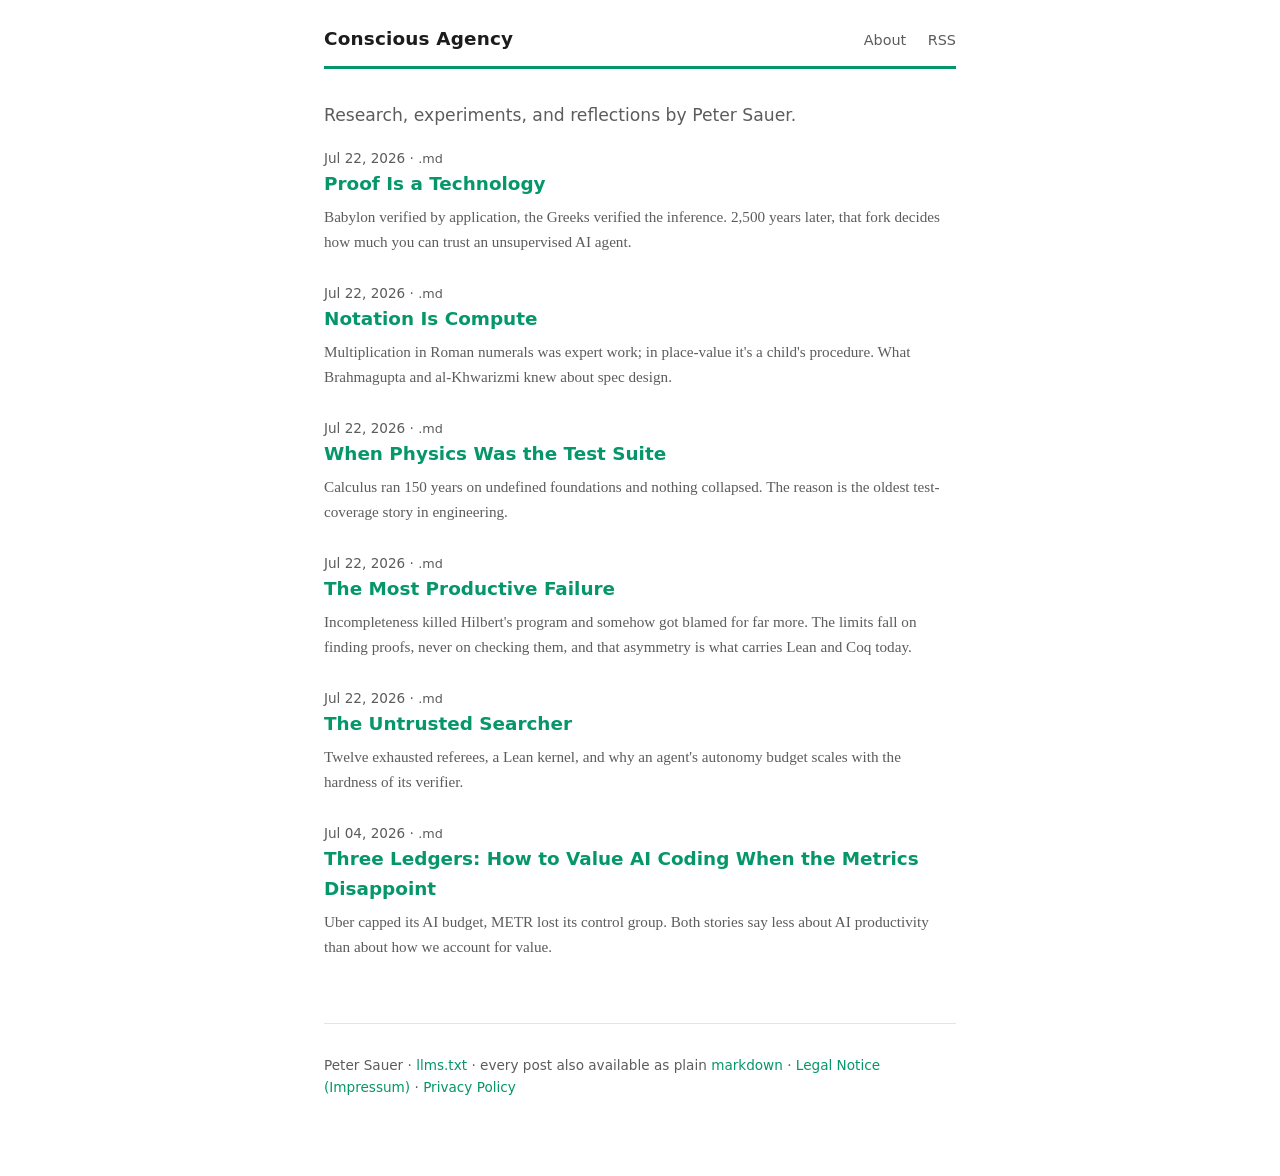
<file: docs/index.html>
<!DOCTYPE html>
<html lang="en">
<head>
<meta charset="utf-8">
<meta name="viewport" content="width=device-width, initial-scale=1">
<title>Conscious Agency</title>
<meta name="description" content="Research, experiments, and reflections by Peter Sauer.">
<link rel="stylesheet" href="/static/style.css">
<link rel="alternate" type="application/rss+xml" title="Conscious Agency" href="/feed.xml">
<link rel="icon" href="/static/favicon.svg" type="image/svg+xml">

</head>
<body>
<header class="site-header">
  <a class="site-name" href="/">Conscious Agency</a>
  <nav><a href="/about/">About</a> <a href="/feed.xml">RSS</a></nav>
</header>
<main>

<p class="tagline">Research, experiments, and reflections by Peter Sauer.</p>
<ul class="post-list">

  <li>
    <time datetime="2026-07-22">Jul 22, 2026 · <a class="md-link" href="/posts/proof-is-a-technology.md" title="raw markdown">.md</a></time>
    <a href="/posts/proof-is-a-technology/">Proof Is a Technology</a>
    <p>Babylon verified by application, the Greeks verified the inference. 2,500 years later, that fork decides how much you can trust an unsupervised AI agent.</p>
  </li>

  <li>
    <time datetime="2026-07-22">Jul 22, 2026 · <a class="md-link" href="/posts/notation-is-compute.md" title="raw markdown">.md</a></time>
    <a href="/posts/notation-is-compute/">Notation Is Compute</a>
    <p>Multiplication in Roman numerals was expert work; in place-value it&#39;s a child&#39;s procedure. What Brahmagupta and al-Khwarizmi knew about spec design.</p>
  </li>

  <li>
    <time datetime="2026-07-22">Jul 22, 2026 · <a class="md-link" href="/posts/when-physics-was-the-test-suite.md" title="raw markdown">.md</a></time>
    <a href="/posts/when-physics-was-the-test-suite/">When Physics Was the Test Suite</a>
    <p>Calculus ran 150 years on undefined foundations and nothing collapsed. The reason is the oldest test-coverage story in engineering.</p>
  </li>

  <li>
    <time datetime="2026-07-22">Jul 22, 2026 · <a class="md-link" href="/posts/the-most-productive-failure.md" title="raw markdown">.md</a></time>
    <a href="/posts/the-most-productive-failure/">The Most Productive Failure</a>
    <p>Incompleteness killed Hilbert&#39;s program and somehow got blamed for far more. The limits fall on finding proofs, never on checking them, and that asymmetry is what carries Lean and Coq today.</p>
  </li>

  <li>
    <time datetime="2026-07-22">Jul 22, 2026 · <a class="md-link" href="/posts/the-untrusted-searcher.md" title="raw markdown">.md</a></time>
    <a href="/posts/the-untrusted-searcher/">The Untrusted Searcher</a>
    <p>Twelve exhausted referees, a Lean kernel, and why an agent&#39;s autonomy budget scales with the hardness of its verifier.</p>
  </li>

  <li>
    <time datetime="2026-07-04">Jul 04, 2026 · <a class="md-link" href="/posts/three-ledgers.md" title="raw markdown">.md</a></time>
    <a href="/posts/three-ledgers/">Three Ledgers: How to Value AI Coding When the Metrics Disappoint</a>
    <p>Uber capped its AI budget, METR lost its control group. Both stories say less about AI productivity than about how we account for value.</p>
  </li>

</ul>

</main>
<footer class="site-footer">
  <p>Peter Sauer · <a href="/llms.txt">llms.txt</a> · every post also available as plain <a href="/llms-full.txt">markdown</a> · <a href="/imprint/">Legal Notice (Impressum)</a> · <a href="/privacy/">Privacy Policy</a></p>
</footer>
</body>
</html>
</file>
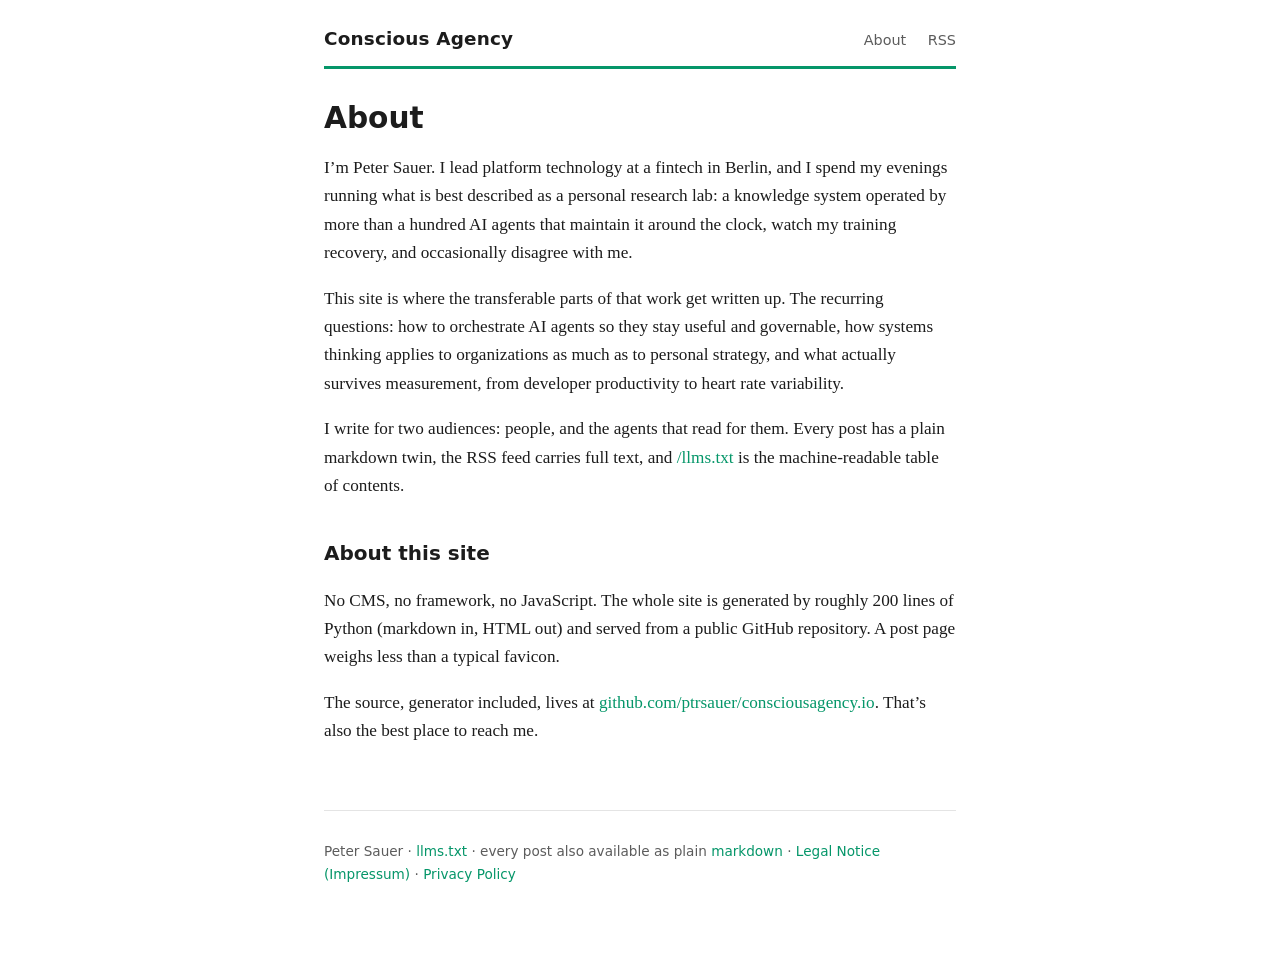
<file: docs/about/index.html>
<!DOCTYPE html>
<html lang="en">
<head>
<meta charset="utf-8">
<meta name="viewport" content="width=device-width, initial-scale=1">
<title>About · Conscious Agency</title>
<meta name="description" content="Research, experiments, and reflections by Peter Sauer.">
<link rel="stylesheet" href="/static/style.css">
<link rel="alternate" type="application/rss+xml" title="Conscious Agency" href="/feed.xml">
<link rel="icon" href="/static/favicon.svg" type="image/svg+xml">

</head>
<body>
<header class="site-header">
  <a class="site-name" href="/">Conscious Agency</a>
  <nav><a href="/about/">About</a> <a href="/feed.xml">RSS</a></nav>
</header>
<main>

<article>
  <h1>About</h1>
<p>I&rsquo;m Peter Sauer. I lead platform technology at a fintech in Berlin, and I spend my evenings running what is best described as a personal research lab: a knowledge system operated by more than a hundred AI agents that maintain it around the clock, watch my training recovery, and occasionally disagree with me.</p>
<p>This site is where the transferable parts of that work get written up. The recurring questions: how to orchestrate AI agents so they stay useful and governable, how systems thinking applies to organizations as much as to personal strategy, and what actually survives measurement, from developer productivity to heart rate variability.</p>
<p>I write for two audiences: people, and the agents that read for them. Every post has a plain markdown twin, the RSS feed carries full text, and <a href="/llms.txt">/llms.txt</a> is the machine-readable table of contents.</p>
<h2>About this site</h2>
<p>No CMS, no framework, no JavaScript. The whole site is generated by roughly 200 lines of Python (markdown in, HTML out) and served from a public GitHub repository. A post page weighs less than a typical favicon.</p>
<p>The source, generator included, lives at <a href="https://github.com/ptrsauer/consciousagency.io">github.com/ptrsauer/consciousagency.io</a>. That&rsquo;s also the best place to reach me.</p>
</article>

</main>
<footer class="site-footer">
  <p>Peter Sauer · <a href="/llms.txt">llms.txt</a> · every post also available as plain <a href="/llms-full.txt">markdown</a> · <a href="/imprint/">Legal Notice (Impressum)</a> · <a href="/privacy/">Privacy Policy</a></p>
</footer>
</body>
</html>
</file>
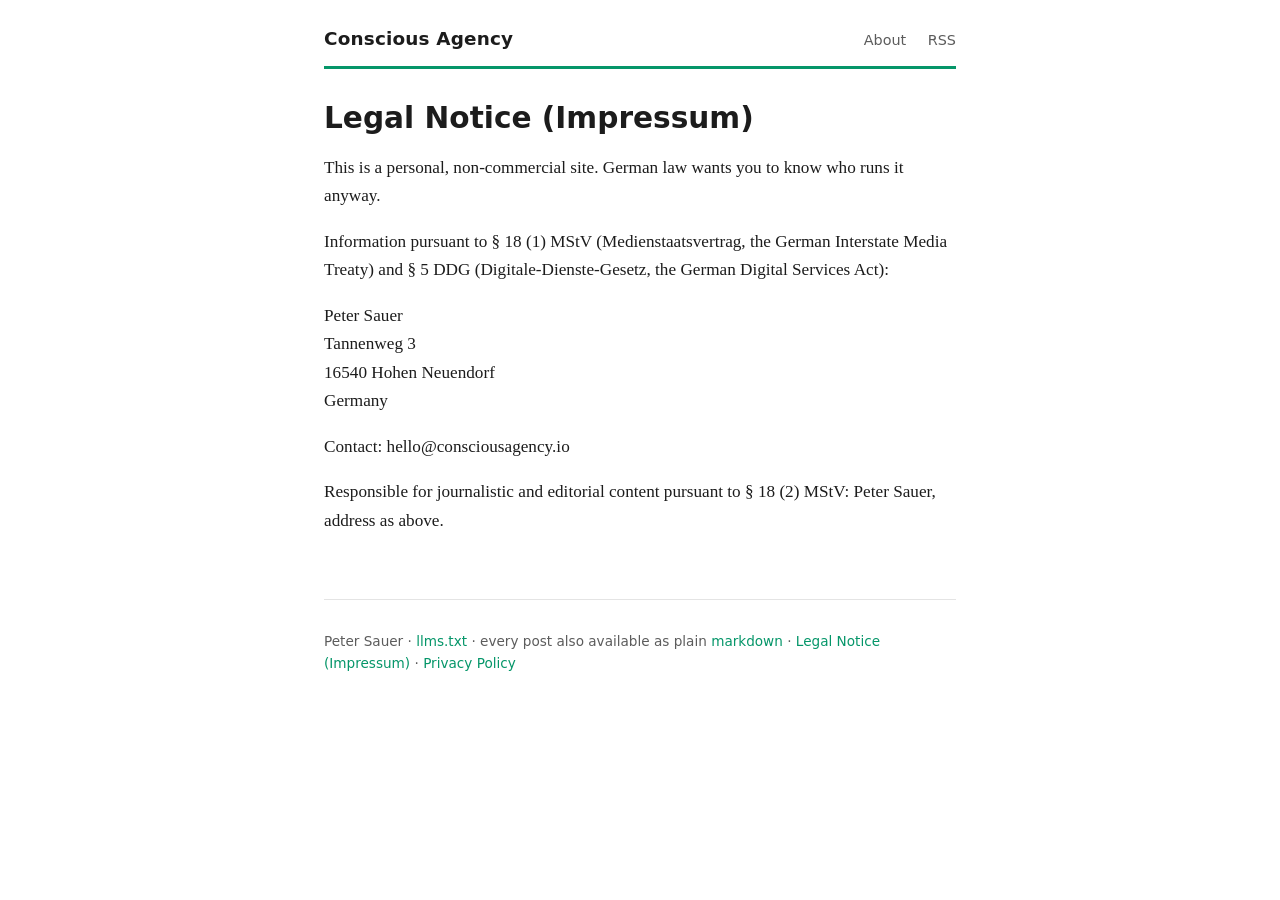
<file: docs/imprint/index.html>
<!DOCTYPE html>
<html lang="en">
<head>
<meta charset="utf-8">
<meta name="viewport" content="width=device-width, initial-scale=1">
<title>Legal Notice · Conscious Agency</title>
<meta name="description" content="Research, experiments, and reflections by Peter Sauer.">
<link rel="stylesheet" href="/static/style.css">
<link rel="alternate" type="application/rss+xml" title="Conscious Agency" href="/feed.xml">
<link rel="icon" href="/static/favicon.svg" type="image/svg+xml">

</head>
<body>
<header class="site-header">
  <a class="site-name" href="/">Conscious Agency</a>
  <nav><a href="/about/">About</a> <a href="/feed.xml">RSS</a></nav>
</header>
<main>

<article>
  <h1>Legal Notice (Impressum)</h1>
<p>This is a personal, non-commercial site. German law wants you to know who runs it anyway.</p>
<p>Information pursuant to § 18 (1) MStV (Medienstaatsvertrag, the German Interstate Media Treaty) and § 5 DDG (Digitale-Dienste-Gesetz, the German Digital Services Act):</p>
<p>Peter Sauer<br />
Tannenweg 3<br />
16540 Hohen Neuendorf<br />
Germany</p>
<p>Contact: hello@consciousagency.io</p>
<p>Responsible for journalistic and editorial content pursuant to § 18 (2) MStV: Peter Sauer, address as above.</p>
</article>

</main>
<footer class="site-footer">
  <p>Peter Sauer · <a href="/llms.txt">llms.txt</a> · every post also available as plain <a href="/llms-full.txt">markdown</a> · <a href="/imprint/">Legal Notice (Impressum)</a> · <a href="/privacy/">Privacy Policy</a></p>
</footer>
</body>
</html>
</file>
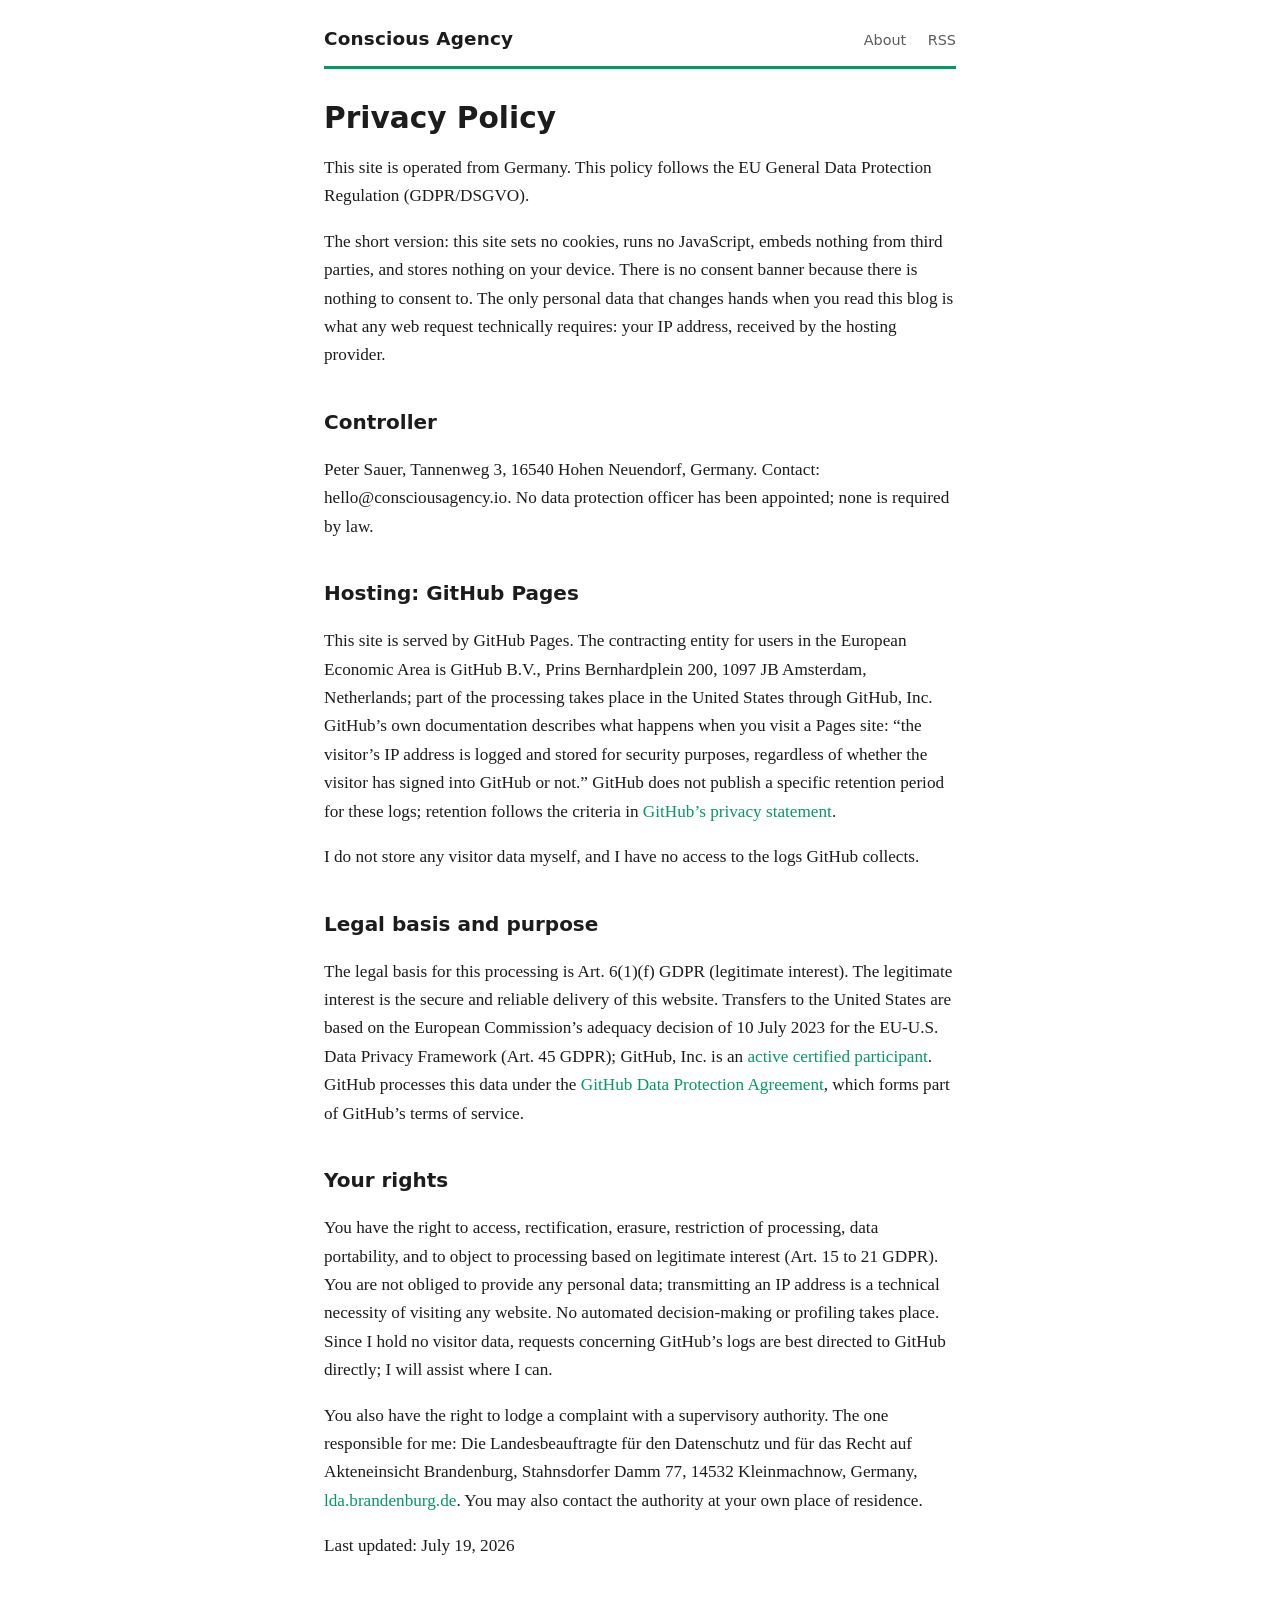
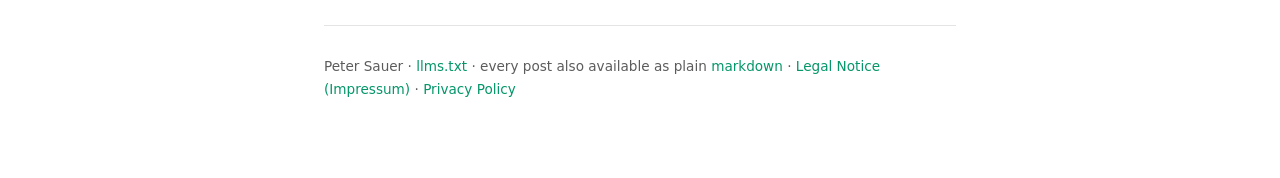
<file: docs/privacy/index.html>
<!DOCTYPE html>
<html lang="en">
<head>
<meta charset="utf-8">
<meta name="viewport" content="width=device-width, initial-scale=1">
<title>Privacy Policy · Conscious Agency</title>
<meta name="description" content="Research, experiments, and reflections by Peter Sauer.">
<link rel="stylesheet" href="/static/style.css">
<link rel="alternate" type="application/rss+xml" title="Conscious Agency" href="/feed.xml">
<link rel="icon" href="/static/favicon.svg" type="image/svg+xml">

</head>
<body>
<header class="site-header">
  <a class="site-name" href="/">Conscious Agency</a>
  <nav><a href="/about/">About</a> <a href="/feed.xml">RSS</a></nav>
</header>
<main>

<article>
  <h1>Privacy Policy</h1>
<p>This site is operated from Germany. This policy follows the EU General Data Protection Regulation (GDPR/DSGVO).</p>
<p>The short version: this site sets no cookies, runs no JavaScript, embeds nothing from third parties, and stores nothing on your device. There is no consent banner because there is nothing to consent to. The only personal data that changes hands when you read this blog is what any web request technically requires: your IP address, received by the hosting provider.</p>
<h2>Controller</h2>
<p>Peter Sauer, Tannenweg 3, 16540 Hohen Neuendorf, Germany. Contact: hello@consciousagency.io. No data protection officer has been appointed; none is required by law.</p>
<h2>Hosting: GitHub Pages</h2>
<p>This site is served by GitHub Pages. The contracting entity for users in the European Economic Area is GitHub B.V., Prins Bernhardplein 200, 1097 JB Amsterdam, Netherlands; part of the processing takes place in the United States through GitHub, Inc. GitHub&rsquo;s own documentation describes what happens when you visit a Pages site: &ldquo;the visitor&rsquo;s IP address is logged and stored for security purposes, regardless of whether the visitor has signed into GitHub or not.&rdquo; GitHub does not publish a specific retention period for these logs; retention follows the criteria in <a href="https://docs.github.com/en/site-policy/privacy-policies/github-general-privacy-statement">GitHub&rsquo;s privacy statement</a>.</p>
<p>I do not store any visitor data myself, and I have no access to the logs GitHub collects.</p>
<h2>Legal basis and purpose</h2>
<p>The legal basis for this processing is Art. 6(1)(f) GDPR (legitimate interest). The legitimate interest is the secure and reliable delivery of this website. Transfers to the United States are based on the European Commission&rsquo;s adequacy decision of 10 July 2023 for the EU-U.S. Data Privacy Framework (Art. 45 GDPR); GitHub, Inc. is an <a href="https://www.dataprivacyframework.gov/participant/6174">active certified participant</a>. GitHub processes this data under the <a href="https://github.com/customer-terms/github-data-protection-agreement">GitHub Data Protection Agreement</a>, which forms part of GitHub&rsquo;s terms of service.</p>
<h2>Your rights</h2>
<p>You have the right to access, rectification, erasure, restriction of processing, data portability, and to object to processing based on legitimate interest (Art. 15 to 21 GDPR). You are not obliged to provide any personal data; transmitting an IP address is a technical necessity of visiting any website. No automated decision-making or profiling takes place. Since I hold no visitor data, requests concerning GitHub&rsquo;s logs are best directed to GitHub directly; I will assist where I can.</p>
<p>You also have the right to lodge a complaint with a supervisory authority. The one responsible for me: Die Landesbeauftragte für den Datenschutz und für das Recht auf Akteneinsicht Brandenburg, Stahnsdorfer Damm 77, 14532 Kleinmachnow, Germany, <a href="https://www.lda.brandenburg.de">lda.brandenburg.de</a>. You may also contact the authority at your own place of residence.</p>
<p>Last updated: July 19, 2026</p>
</article>

</main>
<footer class="site-footer">
  <p>Peter Sauer · <a href="/llms.txt">llms.txt</a> · every post also available as plain <a href="/llms-full.txt">markdown</a> · <a href="/imprint/">Legal Notice (Impressum)</a> · <a href="/privacy/">Privacy Policy</a></p>
</footer>
</body>
</html>
</file>
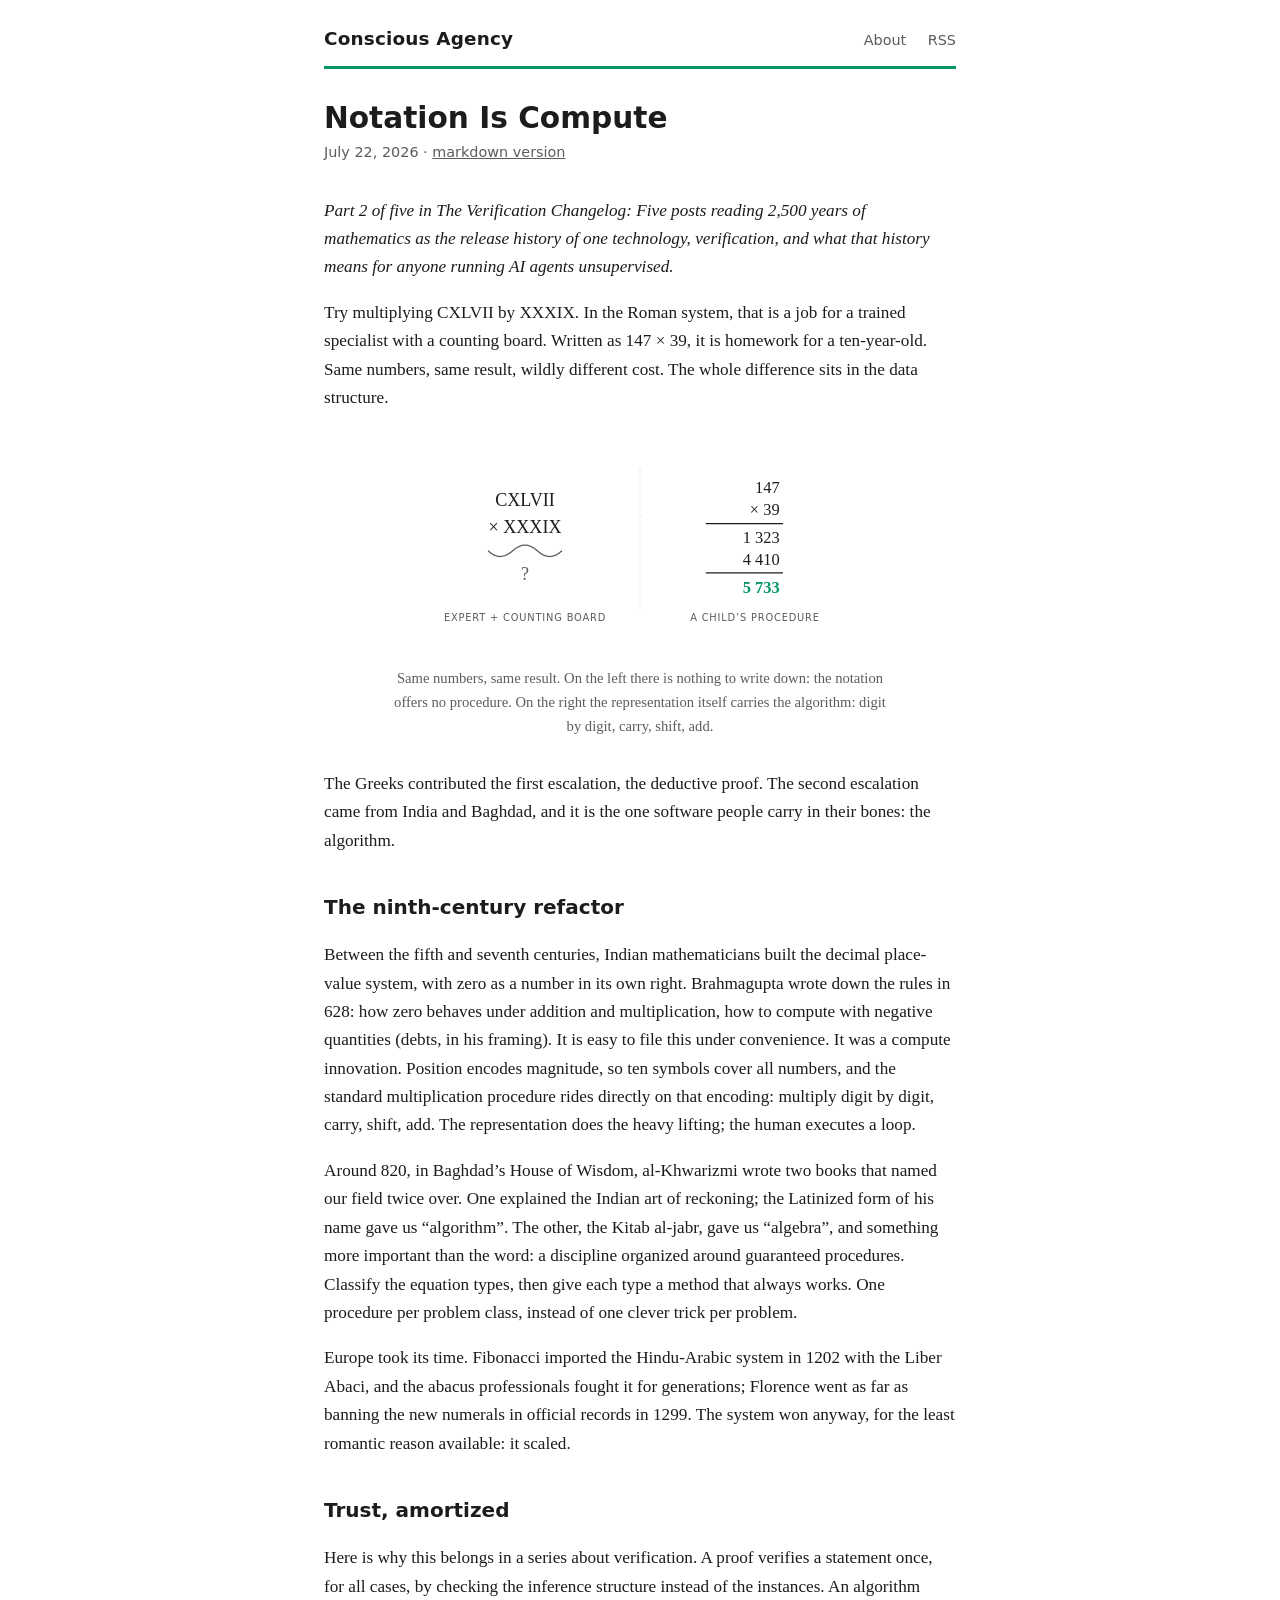
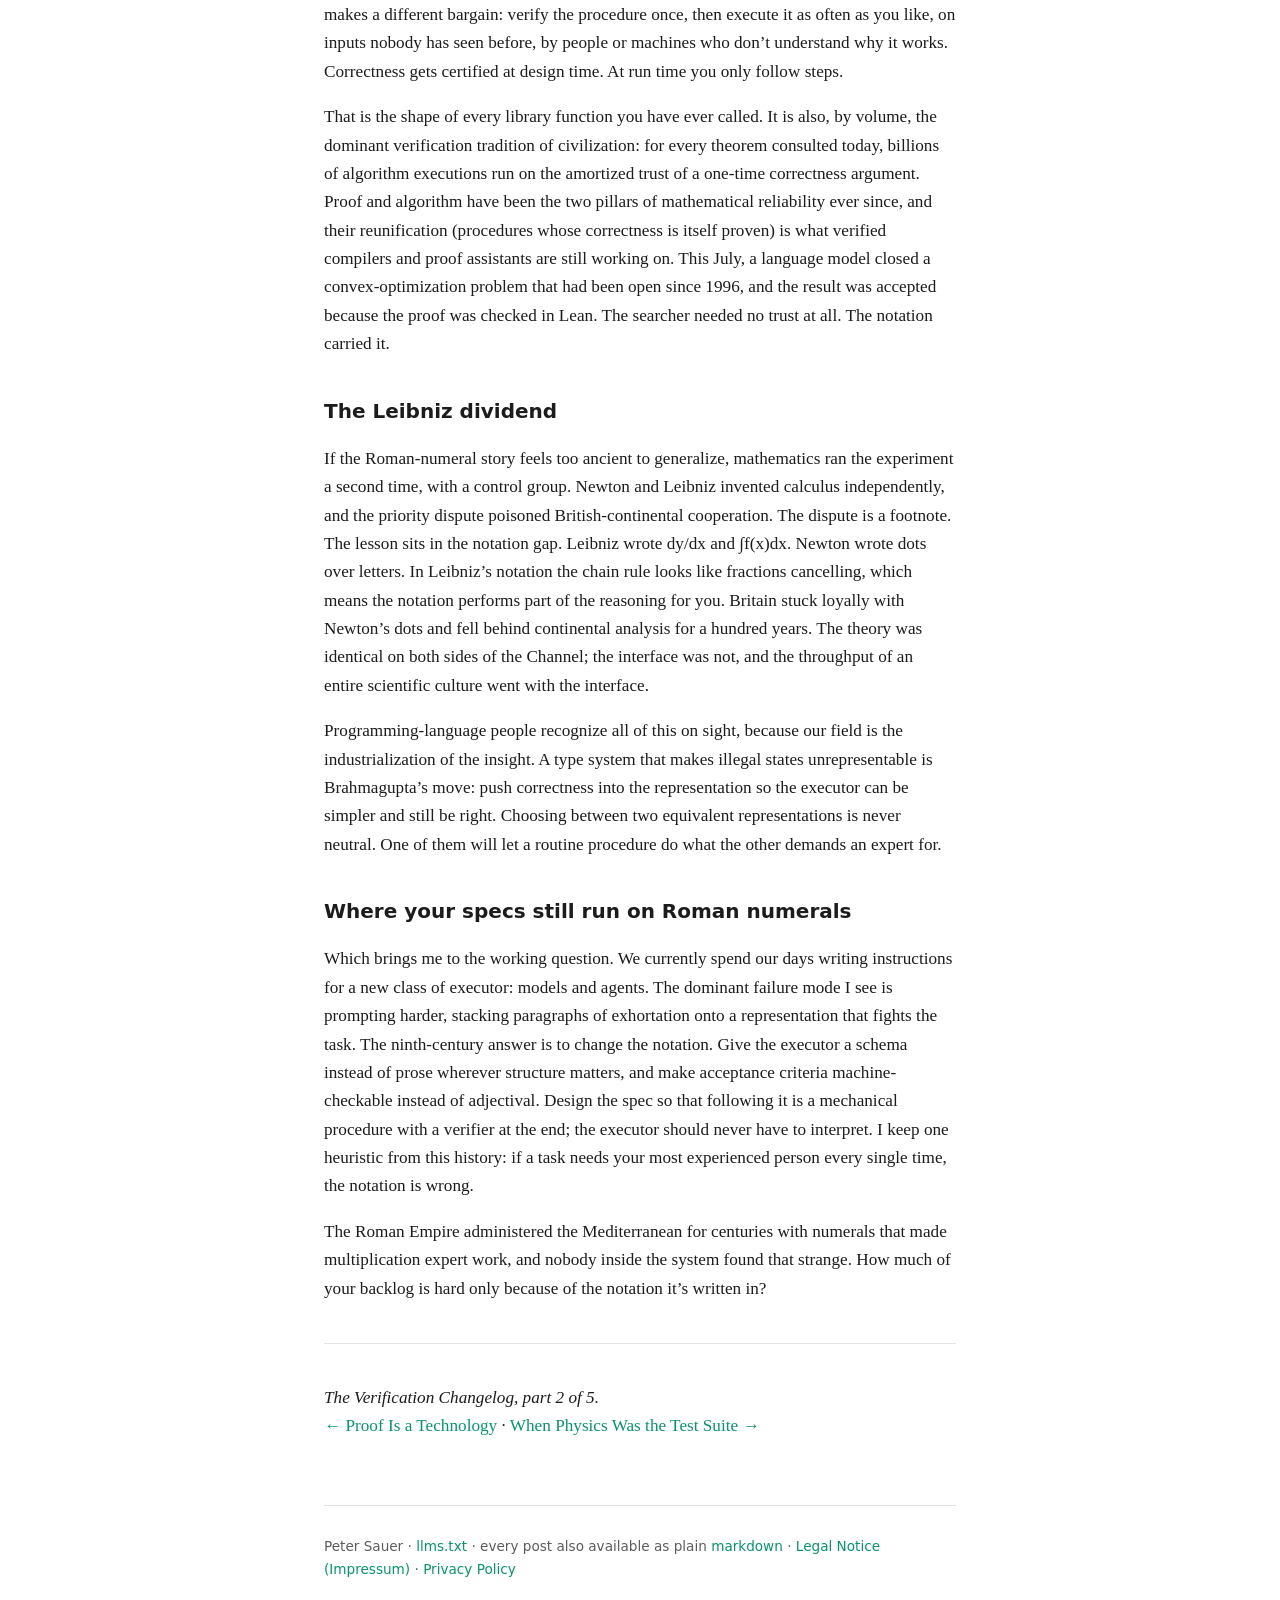
<file: docs/posts/notation-is-compute/index.html>
<!DOCTYPE html>
<html lang="en">
<head>
<meta charset="utf-8">
<meta name="viewport" content="width=device-width, initial-scale=1">
<title>Notation Is Compute · Conscious Agency</title>
<meta name="description" content="Multiplication in Roman numerals was expert work; in place-value it&#39;s a child&#39;s procedure. What Brahmagupta and al-Khwarizmi knew about spec design.">
<link rel="stylesheet" href="/static/style.css">
<link rel="alternate" type="application/rss+xml" title="Conscious Agency" href="/feed.xml">
<link rel="icon" href="/static/favicon.svg" type="image/svg+xml">

<script type="application/ld+json">
{
  "@context": "https://schema.org",
  "@type": "BlogPosting",
  "headline": "Notation Is Compute",
  "datePublished": "2026-07-22",
  "author": {"@type": "Person", "name": "Peter Sauer"},
  "url": "https://consciousagency.io/posts/notation-is-compute/"
}
</script>

</head>
<body>
<header class="site-header">
  <a class="site-name" href="/">Conscious Agency</a>
  <nav><a href="/about/">About</a> <a href="/feed.xml">RSS</a></nav>
</header>
<main>

<article>
  <header>
    <h1>Notation Is Compute</h1>
    <p class="post-meta">
      <time datetime="2026-07-22">July 22, 2026</time>
      · <a href="/posts/notation-is-compute.md">markdown version</a>
    </p>
  </header>
  <p><em>Part 2 of five in </em><em>The Verification Changelog</em><em>: Five posts reading 2,500 years of mathematics as the release history of one technology, verification, and what that history means for anyone running AI agents unsupervised.</em></p>
<p>Try multiplying CXLVII by XXXIX. In the Roman system, that is a job for a trained specialist with a counting board. Written as 147 × 39, it is homework for a ten-year-old. Same numbers, same result, wildly different cost. The whole difference sits in the data structure.</p>
<figure style="margin: 2rem auto; text-align: center;">
<svg viewBox="0 0 560 250" role="img" aria-label="The same multiplication in Roman numerals, with no written procedure, and in place-value notation as a columnar calculation" style="max-width: 460px; width: 100%; height: auto;">
  <line x1="280" y1="30" x2="280" y2="200" stroke="var(--rule, #444)" stroke-width="1" stroke-dasharray="4 4"/>
  <text x="140" y="75" text-anchor="middle" style="font-family: var(--serif, serif); font-size: 22px;" fill="var(--fg, #e6e4df)">CXLVII</text>
  <text x="140" y="108" text-anchor="middle" style="font-family: var(--serif, serif); font-size: 22px;" fill="var(--fg, #e6e4df)">× XXXIX</text>
  <path d="M 95 130 q 15 14 30 0 q 15 -14 30 0 q 15 14 30 0" fill="none" stroke="var(--fg-soft, #999)" stroke-width="1.5"/>
  <text x="140" y="165" text-anchor="middle" style="font-family: var(--serif, serif); font-size: 22px;" fill="var(--fg-soft, #999)">?</text>
  <text x="140" y="215" text-anchor="middle" style="font-family: var(--sans, sans-serif); font-size: 12px; letter-spacing: 1px;" fill="var(--fg-soft, #999)">EXPERT + COUNTING BOARD</text>
  <text x="450" y="60" text-anchor="end" style="font-family: var(--serif, serif); font-size: 20px;" fill="var(--fg, #e6e4df)">147</text>
  <text x="450" y="87" text-anchor="end" style="font-family: var(--serif, serif); font-size: 20px;" fill="var(--fg, #e6e4df)">× 39</text>
  <line x1="360" y1="97" x2="454" y2="97" stroke="var(--fg, #e6e4df)" stroke-width="1.5"/>
  <text x="450" y="120" text-anchor="end" style="font-family: var(--serif, serif); font-size: 20px;" fill="var(--fg, #e6e4df)">1 323</text>
  <text x="450" y="147" text-anchor="end" style="font-family: var(--serif, serif); font-size: 20px;" fill="var(--fg, #e6e4df)">4 410</text>
  <line x1="360" y1="157" x2="454" y2="157" stroke="var(--fg, #e6e4df)" stroke-width="1.5"/>
  <text x="450" y="182" text-anchor="end" style="font-family: var(--serif, serif); font-size: 20px; font-weight: bold;" fill="var(--accent, #059669)">5 733</text>
  <text x="420" y="215" text-anchor="middle" style="font-family: var(--sans, sans-serif); font-size: 12px; letter-spacing: 1px;" fill="var(--fg-soft, #999)">A CHILD&#8217;S PROCEDURE</text>
</svg>
<figcaption style="font-size: 0.85em; color: var(--fg-soft, #999); max-width: 34em; margin: 0.4rem auto 0;">Same numbers, same result. On the left there is nothing to write down: the notation offers no procedure. On the right the representation itself carries the algorithm: digit by digit, carry, shift, add.</figcaption>
</figure>

<p>The Greeks contributed the first escalation, the deductive proof. The second escalation came from India and Baghdad, and it is the one software people carry in their bones: the algorithm.</p>
<h2>The ninth-century refactor</h2>
<p>Between the fifth and seventh centuries, Indian mathematicians built the decimal place-value system, with zero as a number in its own right. Brahmagupta wrote down the rules in 628: how zero behaves under addition and multiplication, how to compute with negative quantities (debts, in his framing). It is easy to file this under convenience. It was a compute innovation. Position encodes magnitude, so ten symbols cover all numbers, and the standard multiplication procedure rides directly on that encoding: multiply digit by digit, carry, shift, add. The representation does the heavy lifting; the human executes a loop.</p>
<p>Around 820, in Baghdad&rsquo;s House of Wisdom, al-Khwarizmi wrote two books that named our field twice over. One explained the Indian art of reckoning; the Latinized form of his name gave us &ldquo;algorithm&rdquo;. The other, the Kitab al-jabr, gave us &ldquo;algebra&rdquo;, and something more important than the word: a discipline organized around guaranteed procedures. Classify the equation types, then give each type a method that always works. One procedure per problem class, instead of one clever trick per problem.</p>
<p>Europe took its time. Fibonacci imported the Hindu-Arabic system in 1202 with the Liber Abaci, and the abacus professionals fought it for generations; Florence went as far as banning the new numerals in official records in 1299. The system won anyway, for the least romantic reason available: it scaled.</p>
<h2>Trust, amortized</h2>
<p>Here is why this belongs in a series about verification. A proof verifies a statement once, for all cases, by checking the inference structure instead of the instances. An algorithm makes a different bargain: verify the procedure once, then execute it as often as you like, on inputs nobody has seen before, by people or machines who don&rsquo;t understand why it works. Correctness gets certified at design time. At run time you only follow steps.</p>
<p>That is the shape of every library function you have ever called. It is also, by volume, the dominant verification tradition of civilization: for every theorem consulted today, billions of algorithm executions run on the amortized trust of a one-time correctness argument. Proof and algorithm have been the two pillars of mathematical reliability ever since, and their reunification (procedures whose correctness is itself proven) is what verified compilers and proof assistants are still working on. This July, a language model closed a convex-optimization problem that had been open since 1996, and the result was accepted because the proof was checked in Lean. The searcher needed no trust at all. The notation carried it.</p>
<h2>The Leibniz dividend</h2>
<p>If the Roman-numeral story feels too ancient to generalize, mathematics ran the experiment a second time, with a control group. Newton and Leibniz invented calculus independently, and the priority dispute poisoned British-continental cooperation. The dispute is a footnote. The lesson sits in the notation gap. Leibniz wrote dy/dx and ∫f(x)dx. Newton wrote dots over letters. In Leibniz&rsquo;s notation the chain rule looks like fractions cancelling, which means the notation performs part of the reasoning for you. Britain stuck loyally with Newton&rsquo;s dots and fell behind continental analysis for a hundred years. The theory was identical on both sides of the Channel; the interface was not, and the throughput of an entire scientific culture went with the interface.</p>
<p>Programming-language people recognize all of this on sight, because our field is the industrialization of the insight. A type system that makes illegal states unrepresentable is Brahmagupta&rsquo;s move: push correctness into the representation so the executor can be simpler and still be right. Choosing between two equivalent representations is never neutral. One of them will let a routine procedure do what the other demands an expert for.</p>
<h2>Where your specs still run on Roman numerals</h2>
<p>Which brings me to the working question. We currently spend our days writing instructions for a new class of executor: models and agents. The dominant failure mode I see is prompting harder, stacking paragraphs of exhortation onto a representation that fights the task. The ninth-century answer is to change the notation. Give the executor a schema instead of prose wherever structure matters, and make acceptance criteria machine-checkable instead of adjectival. Design the spec so that following it is a mechanical procedure with a verifier at the end; the executor should never have to interpret. I keep one heuristic from this history: if a task needs your most experienced person every single time, the notation is wrong.</p>
<p>The Roman Empire administered the Mediterranean for centuries with numerals that made multiplication expert work, and nobody inside the system found that strange. How much of your backlog is hard only because of the notation it&rsquo;s written in?</p>
<hr />
<p><em>The Verification Changelog, part 2 of 5.</em><br />
<a href="/posts/proof-is-a-technology/">← Proof Is a Technology</a> · <a href="/posts/when-physics-was-the-test-suite/">When Physics Was the Test Suite →</a></p>
</article>

</main>
<footer class="site-footer">
  <p>Peter Sauer · <a href="/llms.txt">llms.txt</a> · every post also available as plain <a href="/llms-full.txt">markdown</a> · <a href="/imprint/">Legal Notice (Impressum)</a> · <a href="/privacy/">Privacy Policy</a></p>
</footer>
</body>
</html>
</file>
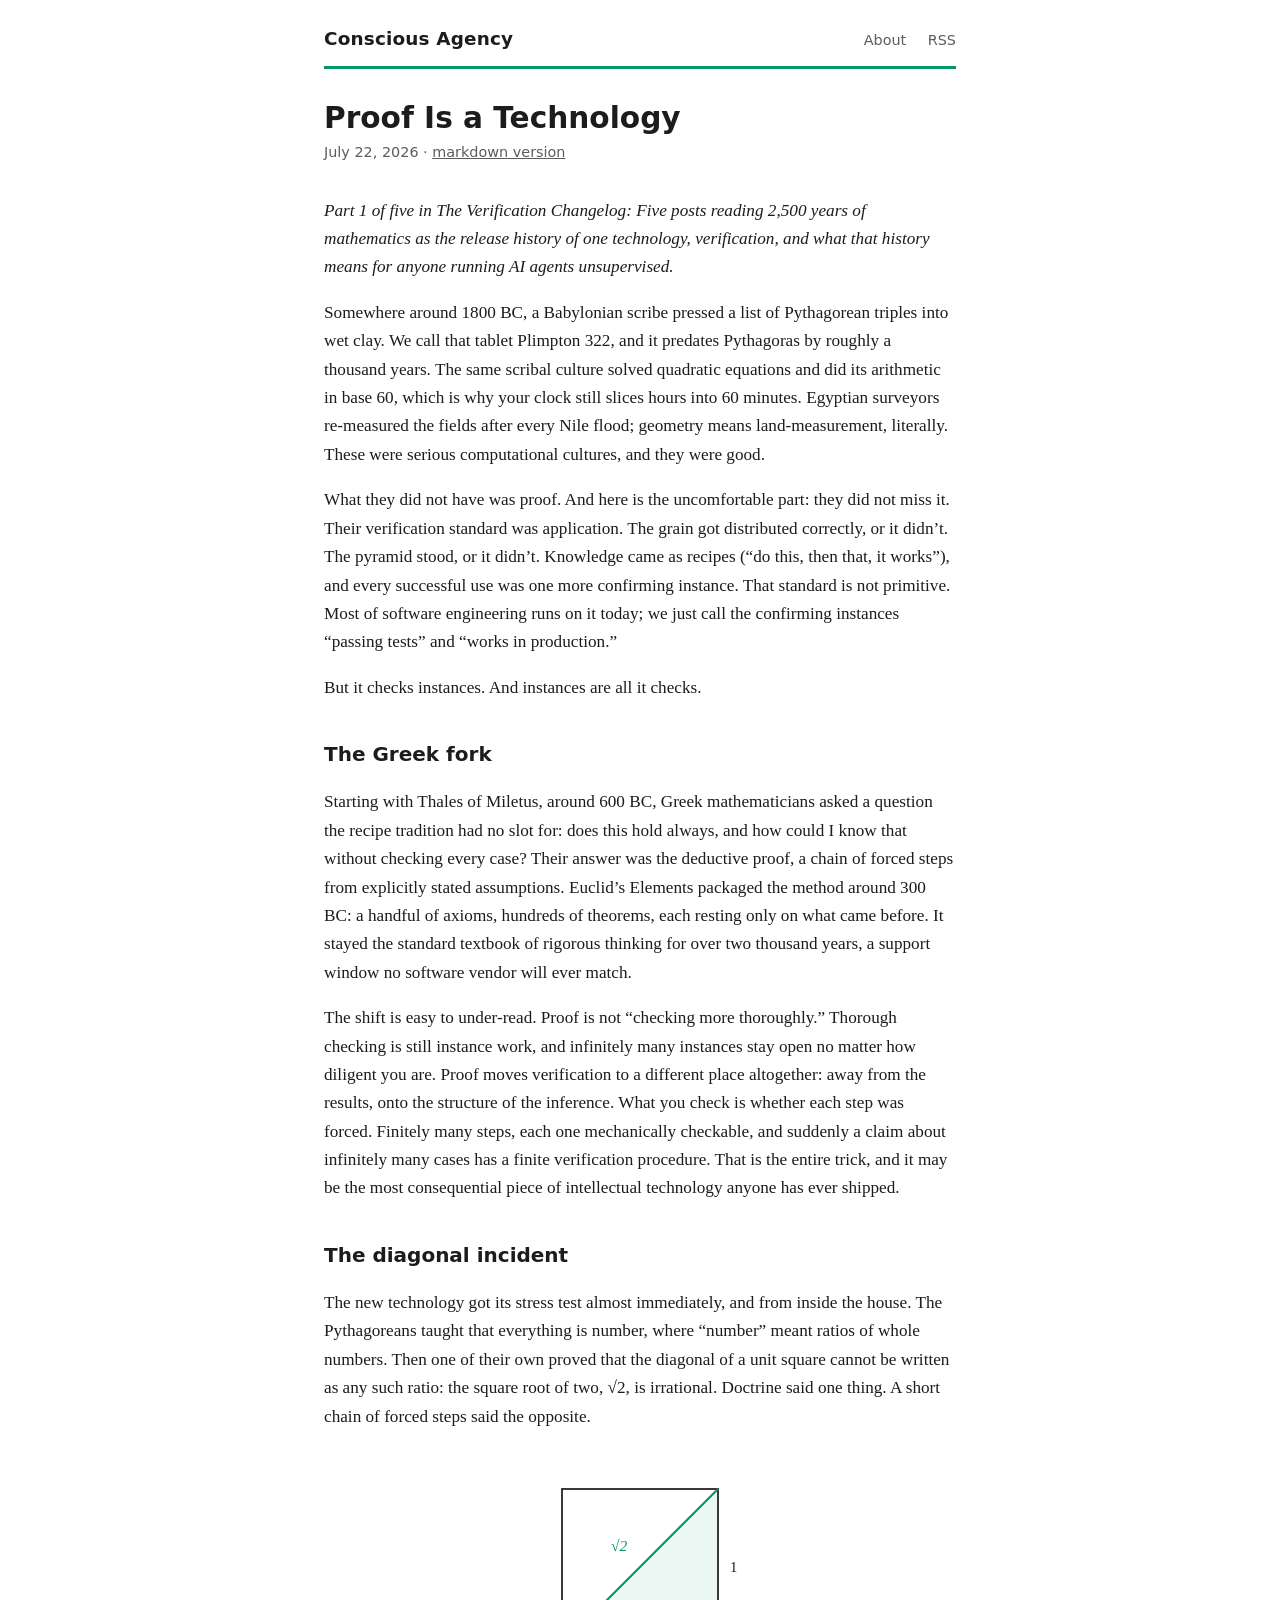
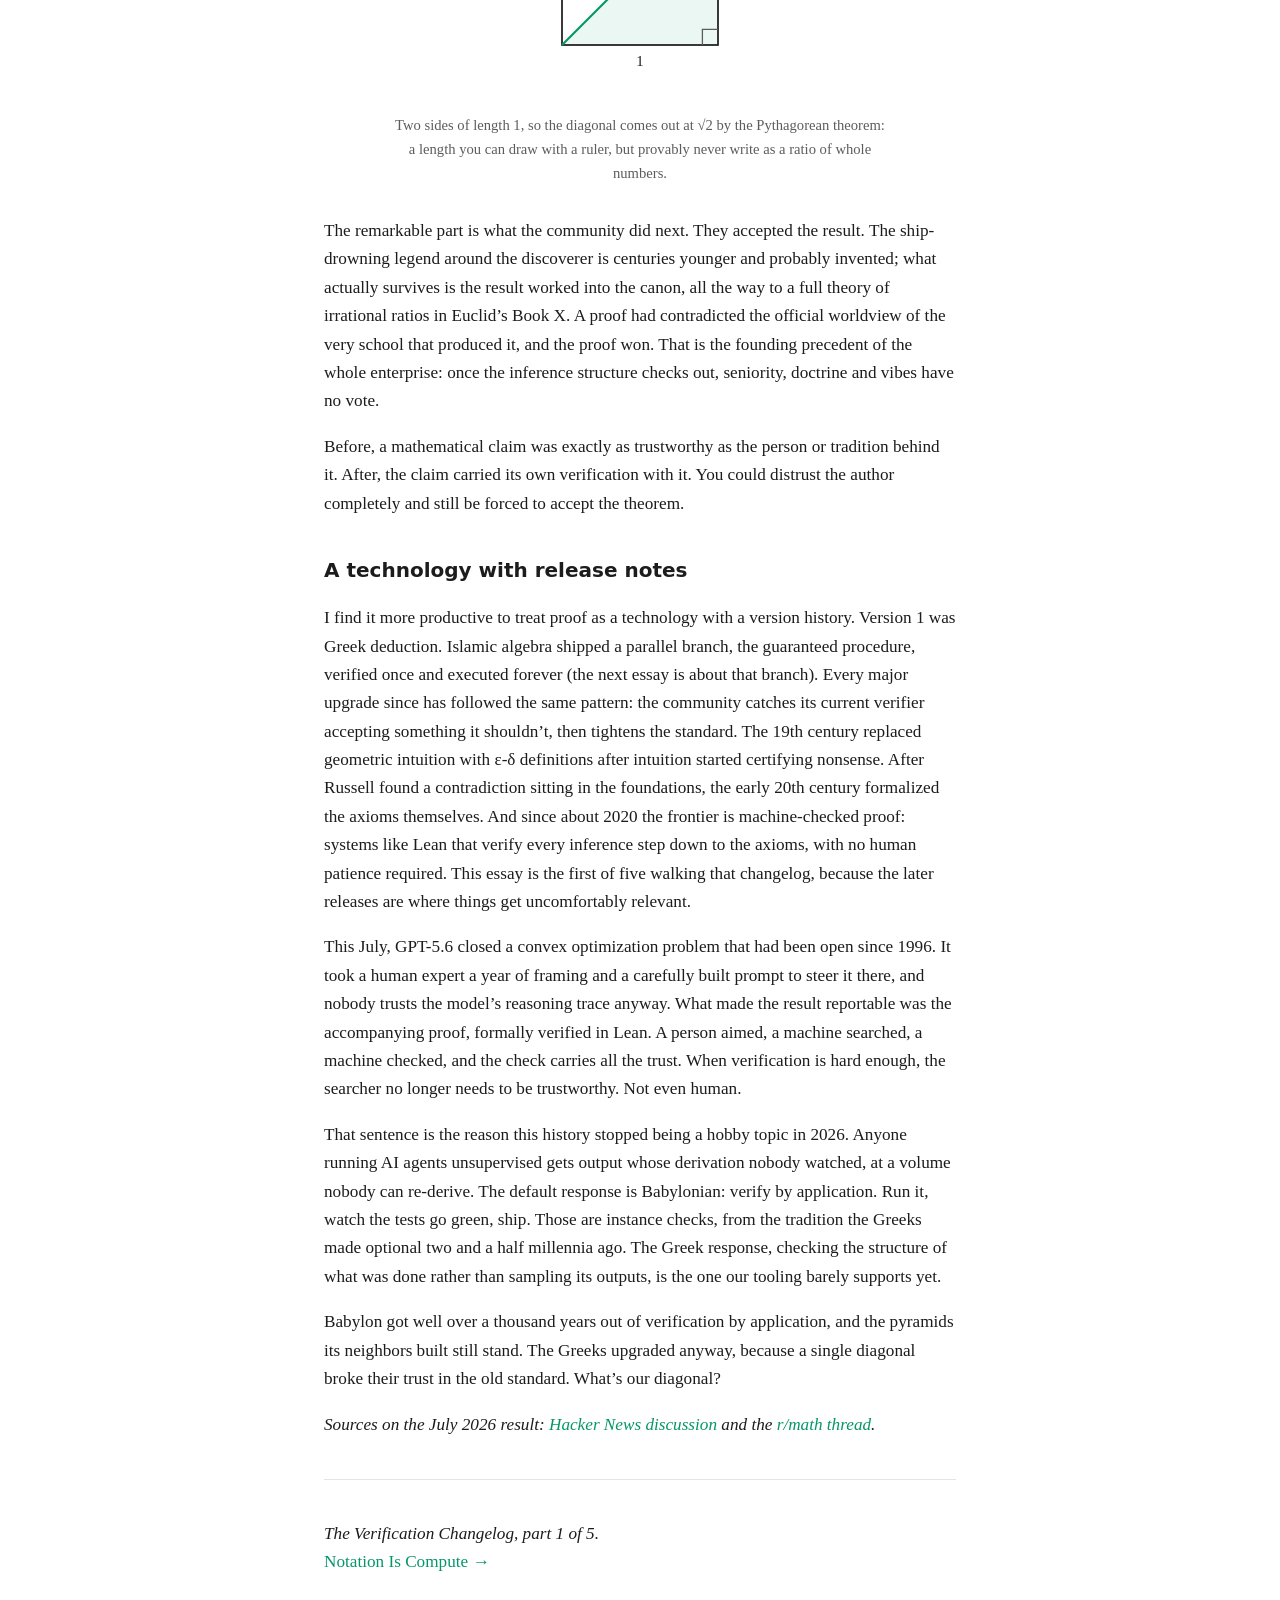
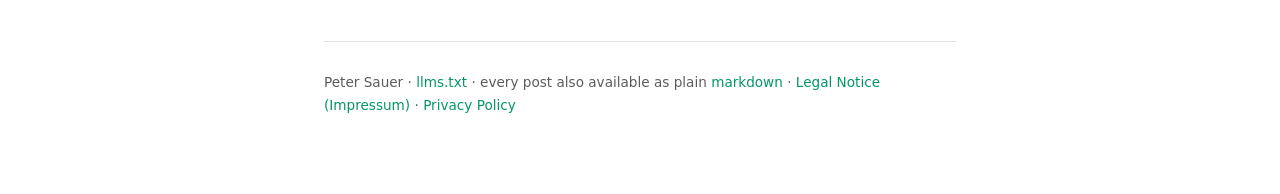
<file: docs/posts/proof-is-a-technology/index.html>
<!DOCTYPE html>
<html lang="en">
<head>
<meta charset="utf-8">
<meta name="viewport" content="width=device-width, initial-scale=1">
<title>Proof Is a Technology · Conscious Agency</title>
<meta name="description" content="Babylon verified by application, the Greeks verified the inference. 2,500 years later, that fork decides how much you can trust an unsupervised AI agent.">
<link rel="stylesheet" href="/static/style.css">
<link rel="alternate" type="application/rss+xml" title="Conscious Agency" href="/feed.xml">
<link rel="icon" href="/static/favicon.svg" type="image/svg+xml">

<script type="application/ld+json">
{
  "@context": "https://schema.org",
  "@type": "BlogPosting",
  "headline": "Proof Is a Technology",
  "datePublished": "2026-07-22",
  "author": {"@type": "Person", "name": "Peter Sauer"},
  "url": "https://consciousagency.io/posts/proof-is-a-technology/"
}
</script>

</head>
<body>
<header class="site-header">
  <a class="site-name" href="/">Conscious Agency</a>
  <nav><a href="/about/">About</a> <a href="/feed.xml">RSS</a></nav>
</header>
<main>

<article>
  <header>
    <h1>Proof Is a Technology</h1>
    <p class="post-meta">
      <time datetime="2026-07-22">July 22, 2026</time>
      · <a href="/posts/proof-is-a-technology.md">markdown version</a>
    </p>
  </header>
  <p><em>Part 1 of five in </em><em>The Verification Changelog</em><em>: Five posts reading 2,500 years of mathematics as the release history of one technology, verification, and what that history means for anyone running AI agents unsupervised.</em></p>
<p>Somewhere around 1800 BC, a Babylonian scribe pressed a list of Pythagorean triples into wet clay. We call that tablet Plimpton 322, and it predates Pythagoras by roughly a thousand years. The same scribal culture solved quadratic equations and did its arithmetic in base 60, which is why your clock still slices hours into 60 minutes. Egyptian surveyors re-measured the fields after every Nile flood; geometry means land-measurement, literally. These were serious computational cultures, and they were good.</p>
<p>What they did not have was proof. And here is the uncomfortable part: they did not miss it. Their verification standard was application. The grain got distributed correctly, or it didn&rsquo;t. The pyramid stood, or it didn&rsquo;t. Knowledge came as recipes (&ldquo;do this, then that, it works&rdquo;), and every successful use was one more confirming instance. That standard is not primitive. Most of software engineering runs on it today; we just call the confirming instances &ldquo;passing tests&rdquo; and &ldquo;works in production.&rdquo;</p>
<p>But it checks instances. And instances are all it checks.</p>
<h2>The Greek fork</h2>
<p>Starting with Thales of Miletus, around 600 BC, Greek mathematicians asked a question the recipe tradition had no slot for: does this hold always, and how could I know that without checking every case? Their answer was the deductive proof, a chain of forced steps from explicitly stated assumptions. Euclid&rsquo;s Elements packaged the method around 300 BC: a handful of axioms, hundreds of theorems, each resting only on what came before. It stayed the standard textbook of rigorous thinking for over two thousand years, a support window no software vendor will ever match.</p>
<p>The shift is easy to under-read. Proof is not &ldquo;checking more thoroughly.&rdquo; Thorough checking is still instance work, and infinitely many instances stay open no matter how diligent you are. Proof moves verification to a different place altogether: away from the results, onto the structure of the inference. What you check is whether each step was forced. Finitely many steps, each one mechanically checkable, and suddenly a claim about infinitely many cases has a finite verification procedure. That is the entire trick, and it may be the most consequential piece of intellectual technology anyone has ever shipped.</p>
<h2>The diagonal incident</h2>
<p>The new technology got its stress test almost immediately, and from inside the house. The Pythagoreans taught that everything is number, where &ldquo;number&rdquo; meant ratios of whole numbers. Then one of their own proved that the diagonal of a unit square cannot be written as any such ratio: the square root of two, √2, is irrational. Doctrine said one thing. A short chain of forced steps said the opposite.</p>
<figure style="margin: 2rem auto; text-align: center;">
<svg viewBox="0 0 300 270" role="img" aria-label="Unit square with diagonal of length square root of two" style="max-width: 260px; width: 100%; height: auto;">
  <!-- Pythagoras-Dreieck dezent schattiert -->
  <polygon points="60,210 240,210 240,30" fill="var(--accent, #059669)" opacity="0.08"/>
  <!-- Quadrat -->
  <rect x="60" y="30" width="180" height="180" fill="none" stroke="var(--fg, #e6e4df)" stroke-width="2"/>
  <!-- rechter Winkel unten rechts (dort schliessen die beiden Katheten) -->
  <path d="M 222 210 L 222 192 L 240 192" fill="none" stroke="var(--fg-soft, #999)" stroke-width="1.5"/>
  <!-- Diagonale -->
  <line x1="60" y1="210" x2="240" y2="30" stroke="var(--accent, #059669)" stroke-width="2.5"/>
  <!-- Labels: Katheten unten + rechts, Hypotenuse oberhalb der Linie -->
  <text x="150" y="234" text-anchor="middle" style="font-family: var(--serif, serif); font-size: 17px;" fill="var(--fg, #e6e4df)">1</text>
  <text x="258" y="126" text-anchor="middle" style="font-family: var(--serif, serif); font-size: 17px;" fill="var(--fg, #e6e4df)">1</text>
  <text x="126" y="102" text-anchor="middle" style="font-family: var(--serif, serif); font-size: 18px; font-style: italic;" fill="var(--accent, #059669)">&#8730;2</text>
</svg>
<figcaption style="font-size: 0.85em; color: var(--fg-soft, #999); max-width: 34em; margin: 0.4rem auto 0;">Two sides of length 1, so the diagonal comes out at &#8730;2 by the Pythagorean theorem: a length you can draw with a ruler, but provably never write as a ratio of whole numbers.</figcaption>
</figure>

<p>The remarkable part is what the community did next. They accepted the result. The ship-drowning legend around the discoverer is centuries younger and probably invented; what actually survives is the result worked into the canon, all the way to a full theory of irrational ratios in Euclid&rsquo;s Book X. A proof had contradicted the official worldview of the very school that produced it, and the proof won. That is the founding precedent of the whole enterprise: once the inference structure checks out, seniority, doctrine and vibes have no vote.</p>
<p>Before, a mathematical claim was exactly as trustworthy as the person or tradition behind it. After, the claim carried its own verification with it. You could distrust the author completely and still be forced to accept the theorem.</p>
<h2>A technology with release notes</h2>
<p>I find it more productive to treat proof as a technology with a version history. Version 1 was Greek deduction. Islamic algebra shipped a parallel branch, the guaranteed procedure, verified once and executed forever (the next essay is about that branch). Every major upgrade since has followed the same pattern: the community catches its current verifier accepting something it shouldn&rsquo;t, then tightens the standard. The 19th century replaced geometric intuition with ε-δ definitions after intuition started certifying nonsense. After Russell found a contradiction sitting in the foundations, the early 20th century formalized the axioms themselves. And since about 2020 the frontier is machine-checked proof: systems like Lean that verify every inference step down to the axioms, with no human patience required. This essay is the first of five walking that changelog, because the later releases are where things get uncomfortably relevant.</p>
<p>This July, GPT-5.6 closed a convex optimization problem that had been open since 1996. It took a human expert a year of framing and a carefully built prompt to steer it there, and nobody trusts the model&rsquo;s reasoning trace anyway. What made the result reportable was the accompanying proof, formally verified in Lean. A person aimed, a machine searched, a machine checked, and the check carries all the trust. When verification is hard enough, the searcher no longer needs to be trustworthy. Not even human.</p>
<p>That sentence is the reason this history stopped being a hobby topic in 2026. Anyone running AI agents unsupervised gets output whose derivation nobody watched, at a volume nobody can re-derive. The default response is Babylonian: verify by application. Run it, watch the tests go green, ship. Those are instance checks, from the tradition the Greeks made optional two and a half millennia ago. The Greek response, checking the structure of what was done rather than sampling its outputs, is the one our tooling barely supports yet.</p>
<p>Babylon got well over a thousand years out of verification by application, and the pyramids its neighbors built still stand. The Greeks upgraded anyway, because a single diagonal broke their trust in the old standard. What&rsquo;s our diagonal?</p>
<p><em>Sources on the July 2026 result: <a href="https://news.ycombinator.com/item?id=48957779">Hacker News discussion</a> and the <a href="https://old.reddit.com/r/math/comments/1uxj3cy/after_openais_cdc_proof_announcement_gpt56_used_a/">r/math thread</a>.</em></p>
<hr />
<p><em>The Verification Changelog, part 1 of 5.</em><br />
<a href="/posts/notation-is-compute/">Notation Is Compute →</a></p>
</article>

</main>
<footer class="site-footer">
  <p>Peter Sauer · <a href="/llms.txt">llms.txt</a> · every post also available as plain <a href="/llms-full.txt">markdown</a> · <a href="/imprint/">Legal Notice (Impressum)</a> · <a href="/privacy/">Privacy Policy</a></p>
</footer>
</body>
</html>
</file>
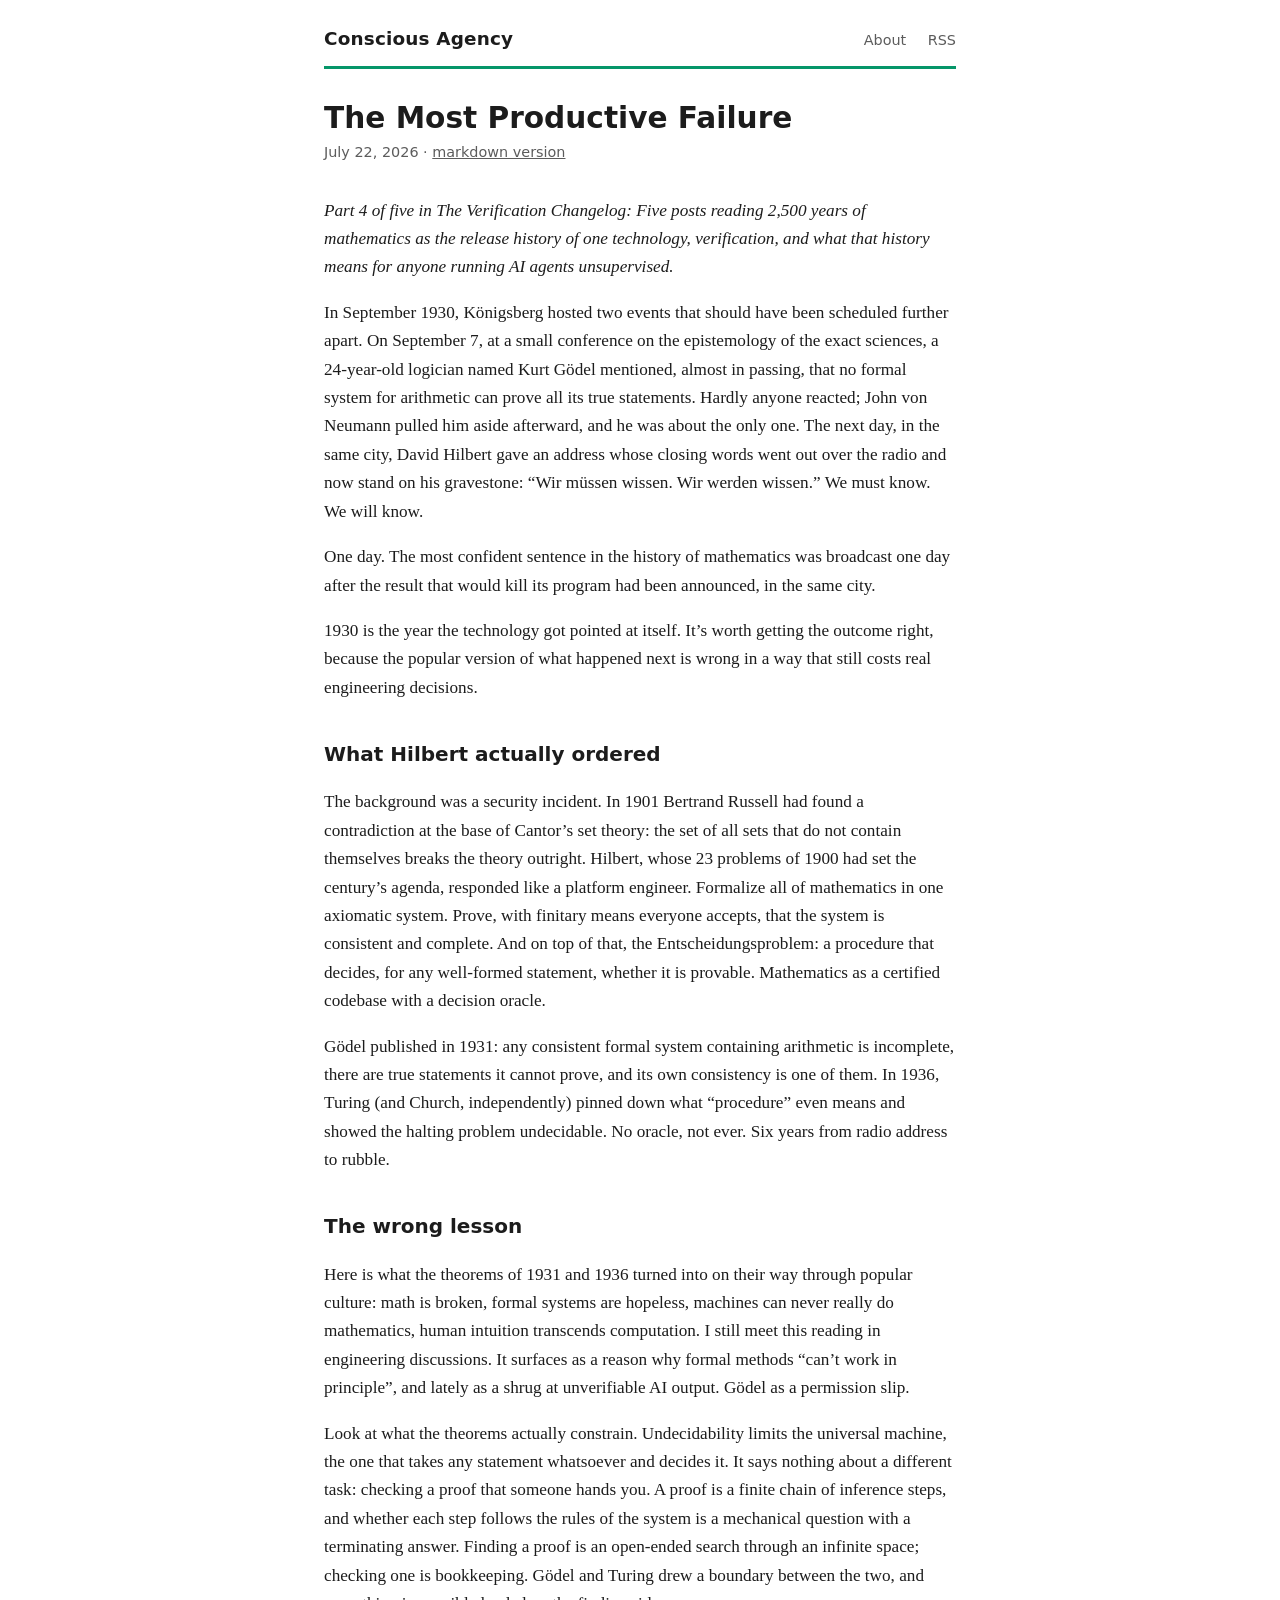
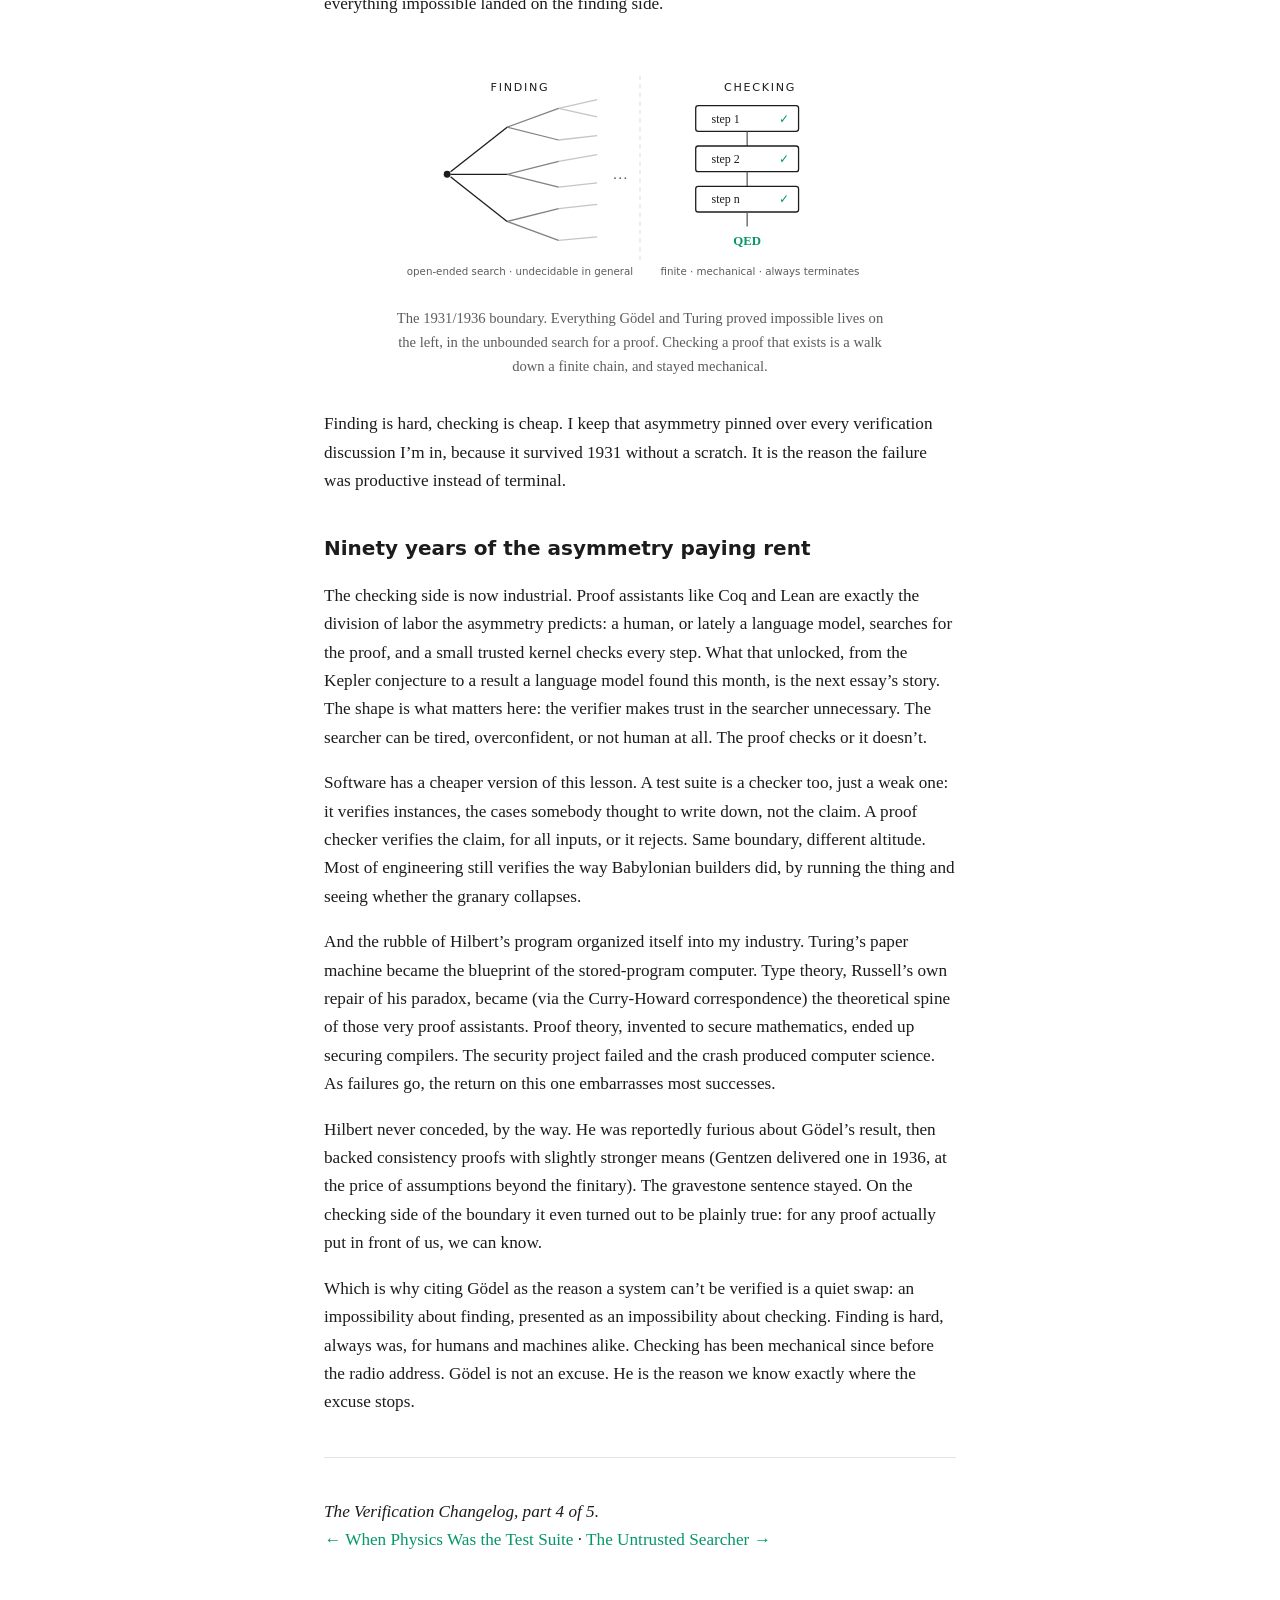
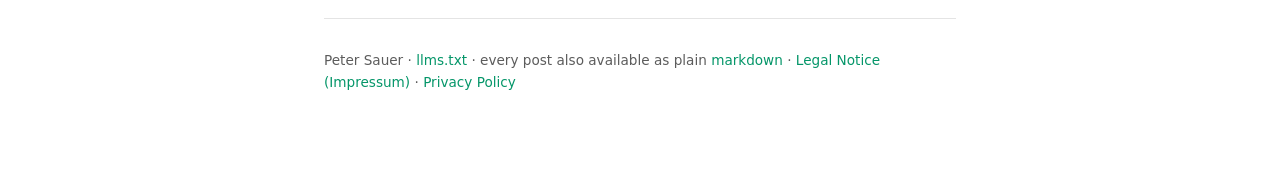
<file: docs/posts/the-most-productive-failure/index.html>
<!DOCTYPE html>
<html lang="en">
<head>
<meta charset="utf-8">
<meta name="viewport" content="width=device-width, initial-scale=1">
<title>The Most Productive Failure · Conscious Agency</title>
<meta name="description" content="Incompleteness killed Hilbert&#39;s program and somehow got blamed for far more. The limits fall on finding proofs, never on checking them, and that asymmetry is what carries Lean and Coq today.">
<link rel="stylesheet" href="/static/style.css">
<link rel="alternate" type="application/rss+xml" title="Conscious Agency" href="/feed.xml">
<link rel="icon" href="/static/favicon.svg" type="image/svg+xml">

<script type="application/ld+json">
{
  "@context": "https://schema.org",
  "@type": "BlogPosting",
  "headline": "The Most Productive Failure",
  "datePublished": "2026-07-22",
  "author": {"@type": "Person", "name": "Peter Sauer"},
  "url": "https://consciousagency.io/posts/the-most-productive-failure/"
}
</script>

</head>
<body>
<header class="site-header">
  <a class="site-name" href="/">Conscious Agency</a>
  <nav><a href="/about/">About</a> <a href="/feed.xml">RSS</a></nav>
</header>
<main>

<article>
  <header>
    <h1>The Most Productive Failure</h1>
    <p class="post-meta">
      <time datetime="2026-07-22">July 22, 2026</time>
      · <a href="/posts/the-most-productive-failure.md">markdown version</a>
    </p>
  </header>
  <p><em>Part 4 of five in </em><em>The Verification Changelog</em><em>: Five posts reading 2,500 years of mathematics as the release history of one technology, verification, and what that history means for anyone running AI agents unsupervised.</em></p>
<p>In September 1930, Königsberg hosted two events that should have been scheduled further apart. On September 7, at a small conference on the epistemology of the exact sciences, a 24-year-old logician named Kurt Gödel mentioned, almost in passing, that no formal system for arithmetic can prove all its true statements. Hardly anyone reacted; John von Neumann pulled him aside afterward, and he was about the only one. The next day, in the same city, David Hilbert gave an address whose closing words went out over the radio and now stand on his gravestone: &ldquo;Wir müssen wissen. Wir werden wissen.&rdquo; We must know. We will know.</p>
<p>One day. The most confident sentence in the history of mathematics was broadcast one day after the result that would kill its program had been announced, in the same city.</p>
<p>1930 is the year the technology got pointed at itself. It&rsquo;s worth getting the outcome right, because the popular version of what happened next is wrong in a way that still costs real engineering decisions.</p>
<h2>What Hilbert actually ordered</h2>
<p>The background was a security incident. In 1901 Bertrand Russell had found a contradiction at the base of Cantor&rsquo;s set theory: the set of all sets that do not contain themselves breaks the theory outright. Hilbert, whose 23 problems of 1900 had set the century&rsquo;s agenda, responded like a platform engineer. Formalize all of mathematics in one axiomatic system. Prove, with finitary means everyone accepts, that the system is consistent and complete. And on top of that, the Entscheidungsproblem: a procedure that decides, for any well-formed statement, whether it is provable. Mathematics as a certified codebase with a decision oracle.</p>
<p>Gödel published in 1931: any consistent formal system containing arithmetic is incomplete, there are true statements it cannot prove, and its own consistency is one of them. In 1936, Turing (and Church, independently) pinned down what &ldquo;procedure&rdquo; even means and showed the halting problem undecidable. No oracle, not ever. Six years from radio address to rubble.</p>
<h2>The wrong lesson</h2>
<p>Here is what the theorems of 1931 and 1936 turned into on their way through popular culture: math is broken, formal systems are hopeless, machines can never really do mathematics, human intuition transcends computation. I still meet this reading in engineering discussions. It surfaces as a reason why formal methods &ldquo;can&rsquo;t work in principle&rdquo;, and lately as a shrug at unverifiable AI output. Gödel as a permission slip.</p>
<p>Look at what the theorems actually constrain. Undecidability limits the universal machine, the one that takes any statement whatsoever and decides it. It says nothing about a different task: checking a proof that someone hands you. A proof is a finite chain of inference steps, and whether each step follows the rules of the system is a mechanical question with a terminating answer. Finding a proof is an open-ended search through an infinite space; checking one is bookkeeping. Gödel and Turing drew a boundary between the two, and everything impossible landed on the finding side.</p>
<figure style="margin: 2rem auto; text-align: center;">
<svg viewBox="0 0 560 280" role="img" aria-label="The boundary between finding a proof, an open-ended search, and checking a proof, a finite mechanical procedure" style="max-width: 480px; width: 100%; height: auto;">
  <line x1="280" y1="30" x2="280" y2="245" stroke="var(--rule, #444)" stroke-width="1.5" stroke-dasharray="5 5"/>
  <text x="140" y="48" text-anchor="middle" style="font-family: var(--sans, sans-serif); font-size: 13px; letter-spacing: 2px;" fill="var(--fg, #e6e4df)">FINDING</text>
  <text x="420" y="48" text-anchor="middle" style="font-family: var(--sans, sans-serif); font-size: 13px; letter-spacing: 2px;" fill="var(--fg, #e6e4df)">CHECKING</text>
  <circle cx="55" cy="145" r="4" fill="var(--fg, #e6e4df)"/>
  <line x1="59" y1="142" x2="125" y2="90" stroke="var(--fg, #e6e4df)" stroke-width="1.5"/>
  <line x1="59" y1="145" x2="125" y2="145" stroke="var(--fg, #e6e4df)" stroke-width="1.5"/>
  <line x1="59" y1="148" x2="125" y2="200" stroke="var(--fg, #e6e4df)" stroke-width="1.5"/>
  <g opacity="0.55" stroke="var(--fg, #e6e4df)" stroke-width="1.5">
    <line x1="125" y1="90" x2="185" y2="68"/><line x1="125" y1="90" x2="185" y2="105"/>
    <line x1="125" y1="145" x2="185" y2="130"/><line x1="125" y1="145" x2="185" y2="160"/>
    <line x1="125" y1="200" x2="185" y2="185"/><line x1="125" y1="200" x2="185" y2="222"/>
  </g>
  <g opacity="0.25" stroke="var(--fg, #e6e4df)" stroke-width="1.5">
    <line x1="185" y1="68" x2="230" y2="58"/><line x1="185" y1="68" x2="230" y2="78"/>
    <line x1="185" y1="105" x2="230" y2="100"/><line x1="185" y1="130" x2="230" y2="122"/>
    <line x1="185" y1="160" x2="230" y2="155"/><line x1="185" y1="185" x2="230" y2="180"/>
    <line x1="185" y1="222" x2="230" y2="218"/>
  </g>
  <text x="248" y="150" style="font-family: var(--serif, serif); font-size: 18px;" fill="var(--fg-soft, #999)">&#8230;</text>
  <text x="140" y="262" text-anchor="middle" style="font-family: var(--sans, sans-serif); font-size: 12px;" fill="var(--fg-soft, #999)">open-ended search &#183; undecidable in general</text>
  <g style="font-family: var(--serif, serif); font-size: 14px;">
    <rect x="345" y="65" width="120" height="30" rx="3" fill="none" stroke="var(--fg, #e6e4df)" stroke-width="1.5"/>
    <text x="380" y="85" text-anchor="middle" fill="var(--fg, #e6e4df)">step 1</text>
    <text x="448" y="85" text-anchor="middle" fill="var(--accent, #059669)">&#10003;</text>
    <line x1="405" y1="95" x2="405" y2="112" stroke="var(--fg-soft, #999)" stroke-width="1.5"/>
    <rect x="345" y="112" width="120" height="30" rx="3" fill="none" stroke="var(--fg, #e6e4df)" stroke-width="1.5"/>
    <text x="380" y="132" text-anchor="middle" fill="var(--fg, #e6e4df)">step 2</text>
    <text x="448" y="132" text-anchor="middle" fill="var(--accent, #059669)">&#10003;</text>
    <line x1="405" y1="142" x2="405" y2="159" stroke="var(--fg-soft, #999)" stroke-width="1.5"/>
    <rect x="345" y="159" width="120" height="30" rx="3" fill="none" stroke="var(--fg, #e6e4df)" stroke-width="1.5"/>
    <text x="380" y="179" text-anchor="middle" fill="var(--fg, #e6e4df)">step n</text>
    <text x="448" y="179" text-anchor="middle" fill="var(--accent, #059669)">&#10003;</text>
    <line x1="405" y1="189" x2="405" y2="206" stroke="var(--fg-soft, #999)" stroke-width="1.5"/>
    <text x="405" y="228" text-anchor="middle" style="font-size: 15px; font-weight: bold;" fill="var(--accent, #059669)">QED</text>
  </g>
  <text x="420" y="262" text-anchor="middle" style="font-family: var(--sans, sans-serif); font-size: 12px;" fill="var(--fg-soft, #999)">finite &#183; mechanical &#183; always terminates</text>
</svg>
<figcaption style="font-size: 0.85em; color: var(--fg-soft, #999); max-width: 34em; margin: 0.4rem auto 0;">The 1931/1936 boundary. Everything Gödel and Turing proved impossible lives on the left, in the unbounded search for a proof. Checking a proof that exists is a walk down a finite chain, and stayed mechanical.</figcaption>
</figure>

<p>Finding is hard, checking is cheap. I keep that asymmetry pinned over every verification discussion I&rsquo;m in, because it survived 1931 without a scratch. It is the reason the failure was productive instead of terminal.</p>
<h2>Ninety years of the asymmetry paying rent</h2>
<p>The checking side is now industrial. Proof assistants like Coq and Lean are exactly the division of labor the asymmetry predicts: a human, or lately a language model, searches for the proof, and a small trusted kernel checks every step. What that unlocked, from the Kepler conjecture to a result a language model found this month, is the next essay&rsquo;s story. The shape is what matters here: the verifier makes trust in the searcher unnecessary. The searcher can be tired, overconfident, or not human at all. The proof checks or it doesn&rsquo;t.</p>
<p>Software has a cheaper version of this lesson. A test suite is a checker too, just a weak one: it verifies instances, the cases somebody thought to write down, not the claim. A proof checker verifies the claim, for all inputs, or it rejects. Same boundary, different altitude. Most of engineering still verifies the way Babylonian builders did, by running the thing and seeing whether the granary collapses.</p>
<p>And the rubble of Hilbert&rsquo;s program organized itself into my industry. Turing&rsquo;s paper machine became the blueprint of the stored-program computer. Type theory, Russell&rsquo;s own repair of his paradox, became (via the Curry-Howard correspondence) the theoretical spine of those very proof assistants. Proof theory, invented to secure mathematics, ended up securing compilers. The security project failed and the crash produced computer science. As failures go, the return on this one embarrasses most successes.</p>
<p>Hilbert never conceded, by the way. He was reportedly furious about Gödel&rsquo;s result, then backed consistency proofs with slightly stronger means (Gentzen delivered one in 1936, at the price of assumptions beyond the finitary). The gravestone sentence stayed. On the checking side of the boundary it even turned out to be plainly true: for any proof actually put in front of us, we can know.</p>
<p>Which is why citing Gödel as the reason a system can&rsquo;t be verified is a quiet swap: an impossibility about finding, presented as an impossibility about checking. Finding is hard, always was, for humans and machines alike. Checking has been mechanical since before the radio address. Gödel is not an excuse. He is the reason we know exactly where the excuse stops.</p>
<hr />
<p><em>The Verification Changelog, part 4 of 5.</em><br />
<a href="/posts/when-physics-was-the-test-suite/">← When Physics Was the Test Suite</a> · <a href="/posts/the-untrusted-searcher/">The Untrusted Searcher →</a></p>
</article>

</main>
<footer class="site-footer">
  <p>Peter Sauer · <a href="/llms.txt">llms.txt</a> · every post also available as plain <a href="/llms-full.txt">markdown</a> · <a href="/imprint/">Legal Notice (Impressum)</a> · <a href="/privacy/">Privacy Policy</a></p>
</footer>
</body>
</html>
</file>
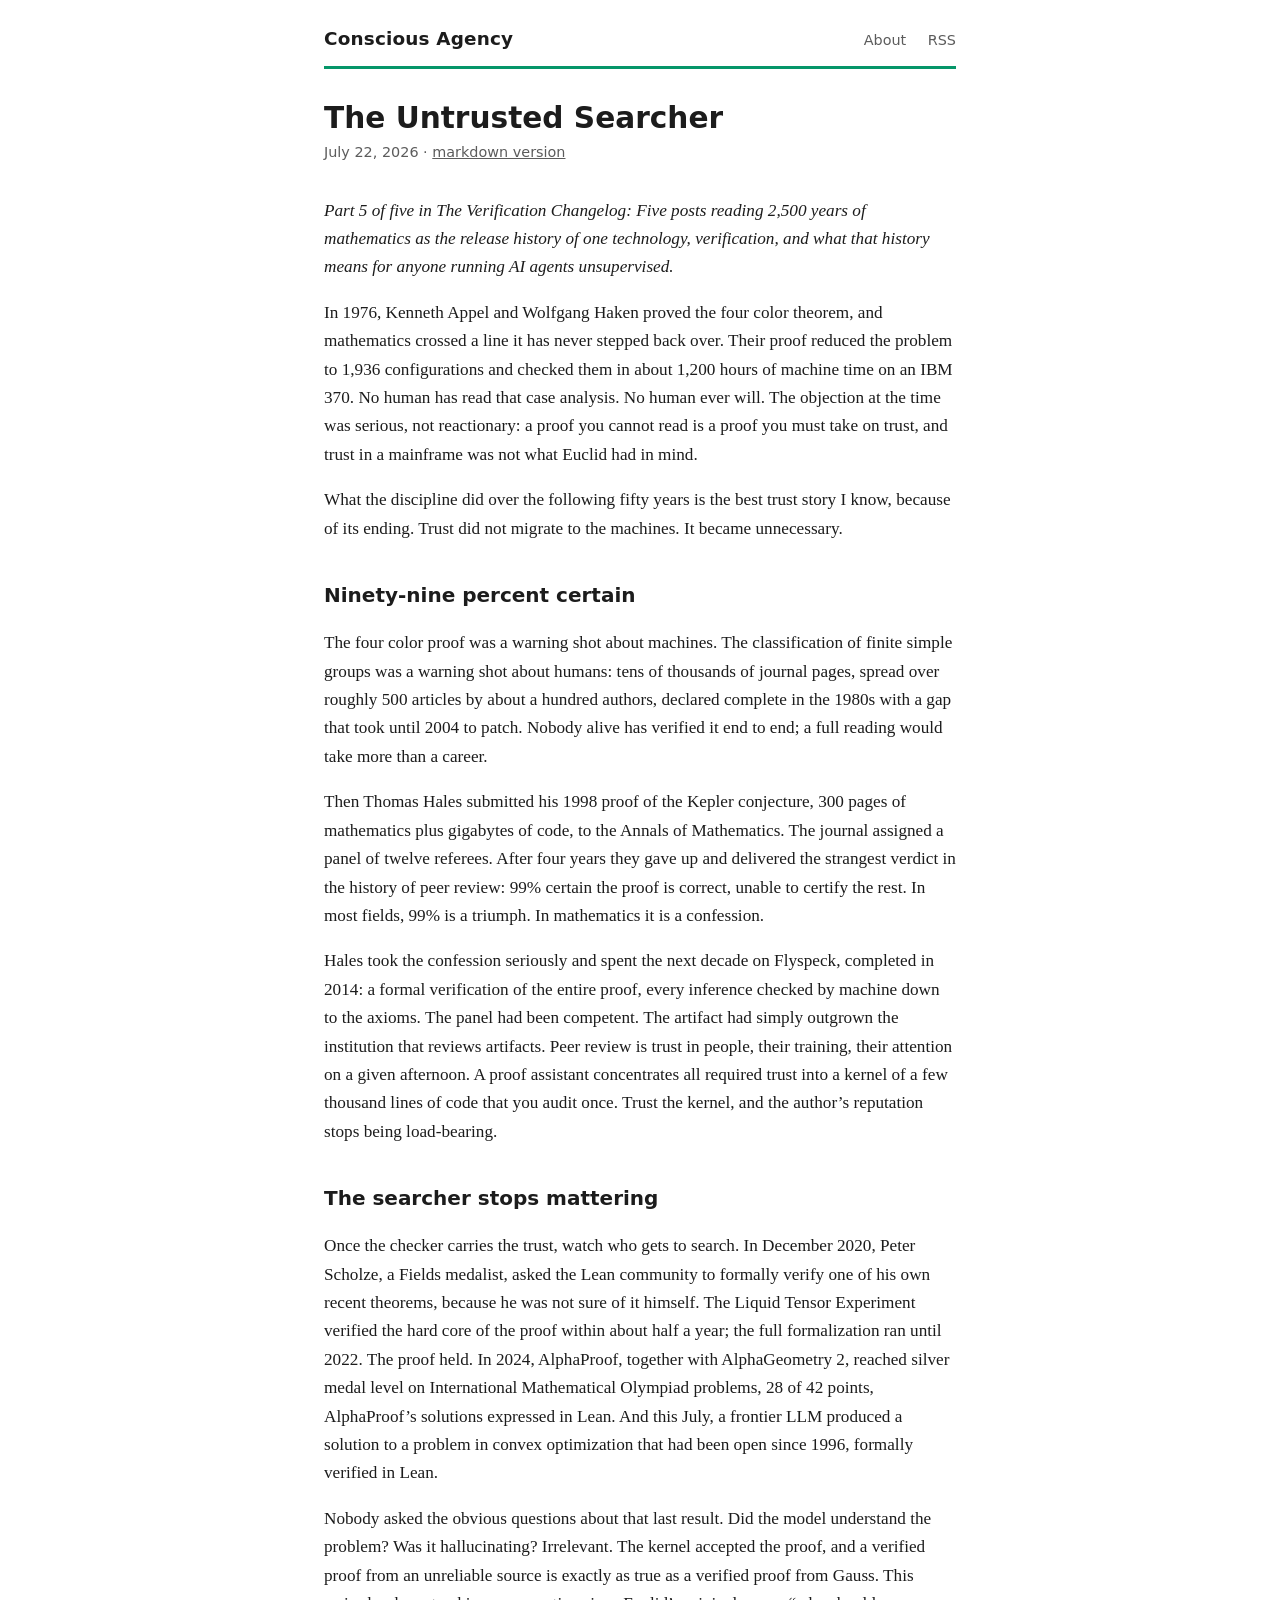
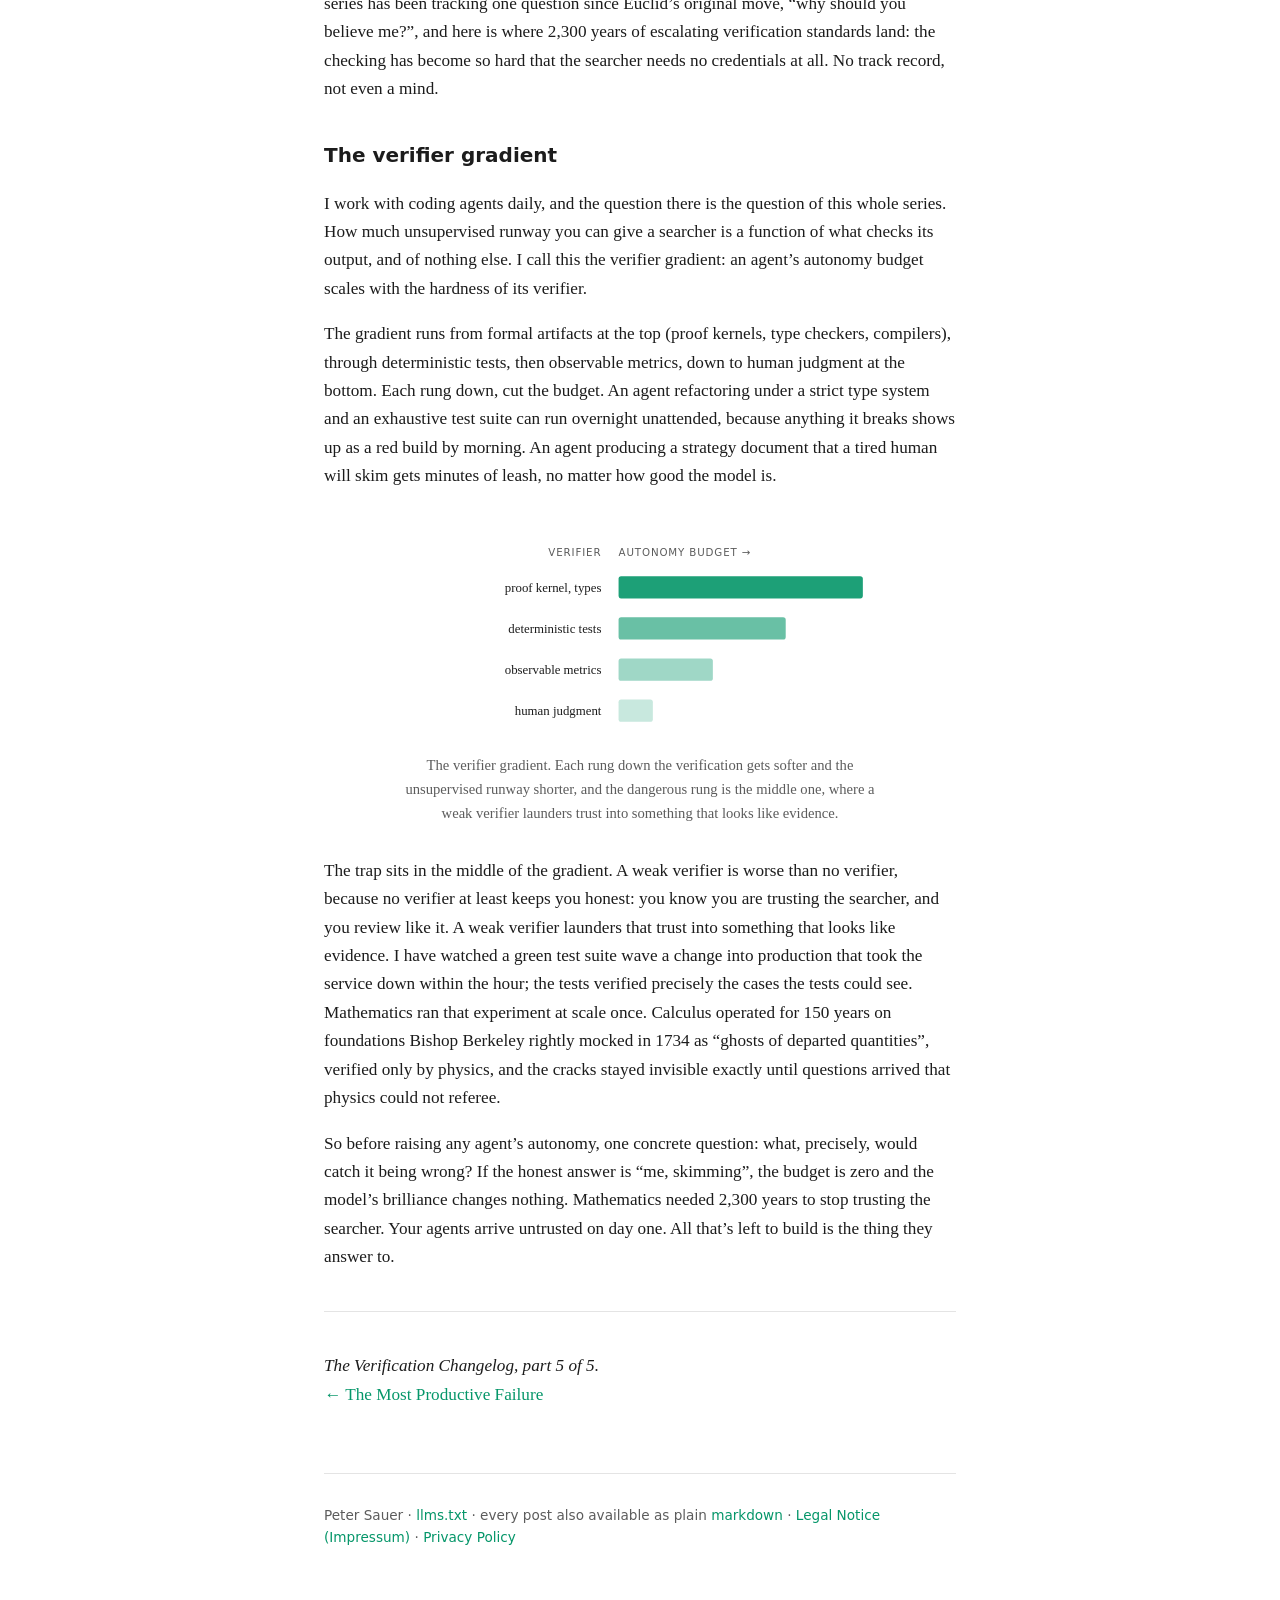
<file: docs/posts/the-untrusted-searcher/index.html>
<!DOCTYPE html>
<html lang="en">
<head>
<meta charset="utf-8">
<meta name="viewport" content="width=device-width, initial-scale=1">
<title>The Untrusted Searcher · Conscious Agency</title>
<meta name="description" content="Twelve exhausted referees, a Lean kernel, and why an agent&#39;s autonomy budget scales with the hardness of its verifier.">
<link rel="stylesheet" href="/static/style.css">
<link rel="alternate" type="application/rss+xml" title="Conscious Agency" href="/feed.xml">
<link rel="icon" href="/static/favicon.svg" type="image/svg+xml">

<script type="application/ld+json">
{
  "@context": "https://schema.org",
  "@type": "BlogPosting",
  "headline": "The Untrusted Searcher",
  "datePublished": "2026-07-22",
  "author": {"@type": "Person", "name": "Peter Sauer"},
  "url": "https://consciousagency.io/posts/the-untrusted-searcher/"
}
</script>

</head>
<body>
<header class="site-header">
  <a class="site-name" href="/">Conscious Agency</a>
  <nav><a href="/about/">About</a> <a href="/feed.xml">RSS</a></nav>
</header>
<main>

<article>
  <header>
    <h1>The Untrusted Searcher</h1>
    <p class="post-meta">
      <time datetime="2026-07-22">July 22, 2026</time>
      · <a href="/posts/the-untrusted-searcher.md">markdown version</a>
    </p>
  </header>
  <p><em>Part 5 of five in </em><em>The Verification Changelog</em><em>: Five posts reading 2,500 years of mathematics as the release history of one technology, verification, and what that history means for anyone running AI agents unsupervised.</em></p>
<p>In 1976, Kenneth Appel and Wolfgang Haken proved the four color theorem, and mathematics crossed a line it has never stepped back over. Their proof reduced the problem to 1,936 configurations and checked them in about 1,200 hours of machine time on an IBM 370. No human has read that case analysis. No human ever will. The objection at the time was serious, not reactionary: a proof you cannot read is a proof you must take on trust, and trust in a mainframe was not what Euclid had in mind.</p>
<p>What the discipline did over the following fifty years is the best trust story I know, because of its ending. Trust did not migrate to the machines. It became unnecessary.</p>
<h2>Ninety-nine percent certain</h2>
<p>The four color proof was a warning shot about machines. The classification of finite simple groups was a warning shot about humans: tens of thousands of journal pages, spread over roughly 500 articles by about a hundred authors, declared complete in the 1980s with a gap that took until 2004 to patch. Nobody alive has verified it end to end; a full reading would take more than a career.</p>
<p>Then Thomas Hales submitted his 1998 proof of the Kepler conjecture, 300 pages of mathematics plus gigabytes of code, to the Annals of Mathematics. The journal assigned a panel of twelve referees. After four years they gave up and delivered the strangest verdict in the history of peer review: 99% certain the proof is correct, unable to certify the rest. In most fields, 99% is a triumph. In mathematics it is a confession.</p>
<p>Hales took the confession seriously and spent the next decade on Flyspeck, completed in 2014: a formal verification of the entire proof, every inference checked by machine down to the axioms. The panel had been competent. The artifact had simply outgrown the institution that reviews artifacts. Peer review is trust in people, their training, their attention on a given afternoon. A proof assistant concentrates all required trust into a kernel of a few thousand lines of code that you audit once. Trust the kernel, and the author&rsquo;s reputation stops being load-bearing.</p>
<h2>The searcher stops mattering</h2>
<p>Once the checker carries the trust, watch who gets to search. In December 2020, Peter Scholze, a Fields medalist, asked the Lean community to formally verify one of his own recent theorems, because he was not sure of it himself. The Liquid Tensor Experiment verified the hard core of the proof within about half a year; the full formalization ran until 2022. The proof held. In 2024, AlphaProof, together with AlphaGeometry 2, reached silver medal level on International Mathematical Olympiad problems, 28 of 42 points, AlphaProof&rsquo;s solutions expressed in Lean. And this July, a frontier LLM produced a solution to a problem in convex optimization that had been open since 1996, formally verified in Lean.</p>
<p>Nobody asked the obvious questions about that last result. Did the model understand the problem? Was it hallucinating? Irrelevant. The kernel accepted the proof, and a verified proof from an unreliable source is exactly as true as a verified proof from Gauss. This series has been tracking one question since Euclid&rsquo;s original move, &ldquo;why should you believe me?&rdquo;, and here is where 2,300 years of escalating verification standards land: the checking has become so hard that the searcher needs no credentials at all. No track record, not even a mind.</p>
<h2>The verifier gradient</h2>
<p>I work with coding agents daily, and the question there is the question of this whole series. How much unsupervised runway you can give a searcher is a function of what checks its output, and of nothing else. I call this the verifier gradient: an agent&rsquo;s autonomy budget scales with the hardness of its verifier.</p>
<p>The gradient runs from formal artifacts at the top (proof kernels, type checkers, compilers), through deterministic tests, then observable metrics, down to human judgment at the bottom. Each rung down, cut the budget. An agent refactoring under a strict type system and an exhaustive test suite can run overnight unattended, because anything it breaks shows up as a red build by morning. An agent producing a strategy document that a tired human will skim gets minutes of leash, no matter how good the model is.</p>
<figure style="margin: 2rem auto; text-align: center;">
<svg viewBox="0 0 560 250" role="img" aria-label="The verifier gradient: autonomy budget shrinking as the verifier weakens from formal proof down to human judgment" style="max-width: 480px; width: 100%; height: auto;">
  <text x="235" y="38" text-anchor="end" style="font-family: var(--sans, sans-serif); font-size: 12px; letter-spacing: 1px;" fill="var(--fg-soft, #999)">VERIFIER</text>
  <text x="255" y="38" style="font-family: var(--sans, sans-serif); font-size: 12px; letter-spacing: 1px;" fill="var(--fg-soft, #999)">AUTONOMY BUDGET &#8594;</text>
  <g style="font-family: var(--serif, serif); font-size: 15px;">
    <text x="235" y="80" text-anchor="end" fill="var(--fg, #e6e4df)">proof kernel, types</text>
    <rect x="255" y="62" width="285" height="26" rx="3" fill="var(--accent, #059669)" opacity="0.9"/>
    <text x="235" y="128" text-anchor="end" fill="var(--fg, #e6e4df)">deterministic tests</text>
    <rect x="255" y="110" width="195" height="26" rx="3" fill="var(--accent, #059669)" opacity="0.6"/>
    <text x="235" y="176" text-anchor="end" fill="var(--fg, #e6e4df)">observable metrics</text>
    <rect x="255" y="158" width="110" height="26" rx="3" fill="var(--accent, #059669)" opacity="0.38"/>
    <text x="235" y="224" text-anchor="end" fill="var(--fg, #e6e4df)">human judgment</text>
    <rect x="255" y="206" width="40" height="26" rx="3" fill="var(--accent, #059669)" opacity="0.22"/>
  </g>
</svg>
<figcaption style="font-size: 0.85em; color: var(--fg-soft, #999); max-width: 34em; margin: 0.4rem auto 0;">The verifier gradient. Each rung down the verification gets softer and the unsupervised runway shorter, and the dangerous rung is the middle one, where a weak verifier launders trust into something that looks like evidence.</figcaption>
</figure>

<p>The trap sits in the middle of the gradient. A weak verifier is worse than no verifier, because no verifier at least keeps you honest: you know you are trusting the searcher, and you review like it. A weak verifier launders that trust into something that looks like evidence. I have watched a green test suite wave a change into production that took the service down within the hour; the tests verified precisely the cases the tests could see. Mathematics ran that experiment at scale once. Calculus operated for 150 years on foundations Bishop Berkeley rightly mocked in 1734 as &ldquo;ghosts of departed quantities&rdquo;, verified only by physics, and the cracks stayed invisible exactly until questions arrived that physics could not referee.</p>
<p>So before raising any agent&rsquo;s autonomy, one concrete question: what, precisely, would catch it being wrong? If the honest answer is &ldquo;me, skimming&rdquo;, the budget is zero and the model&rsquo;s brilliance changes nothing. Mathematics needed 2,300 years to stop trusting the searcher. Your agents arrive untrusted on day one. All that&rsquo;s left to build is the thing they answer to.</p>
<hr />
<p><em>The Verification Changelog, part 5 of 5.</em><br />
<a href="/posts/the-most-productive-failure/">← The Most Productive Failure</a></p>
</article>

</main>
<footer class="site-footer">
  <p>Peter Sauer · <a href="/llms.txt">llms.txt</a> · every post also available as plain <a href="/llms-full.txt">markdown</a> · <a href="/imprint/">Legal Notice (Impressum)</a> · <a href="/privacy/">Privacy Policy</a></p>
</footer>
</body>
</html>
</file>
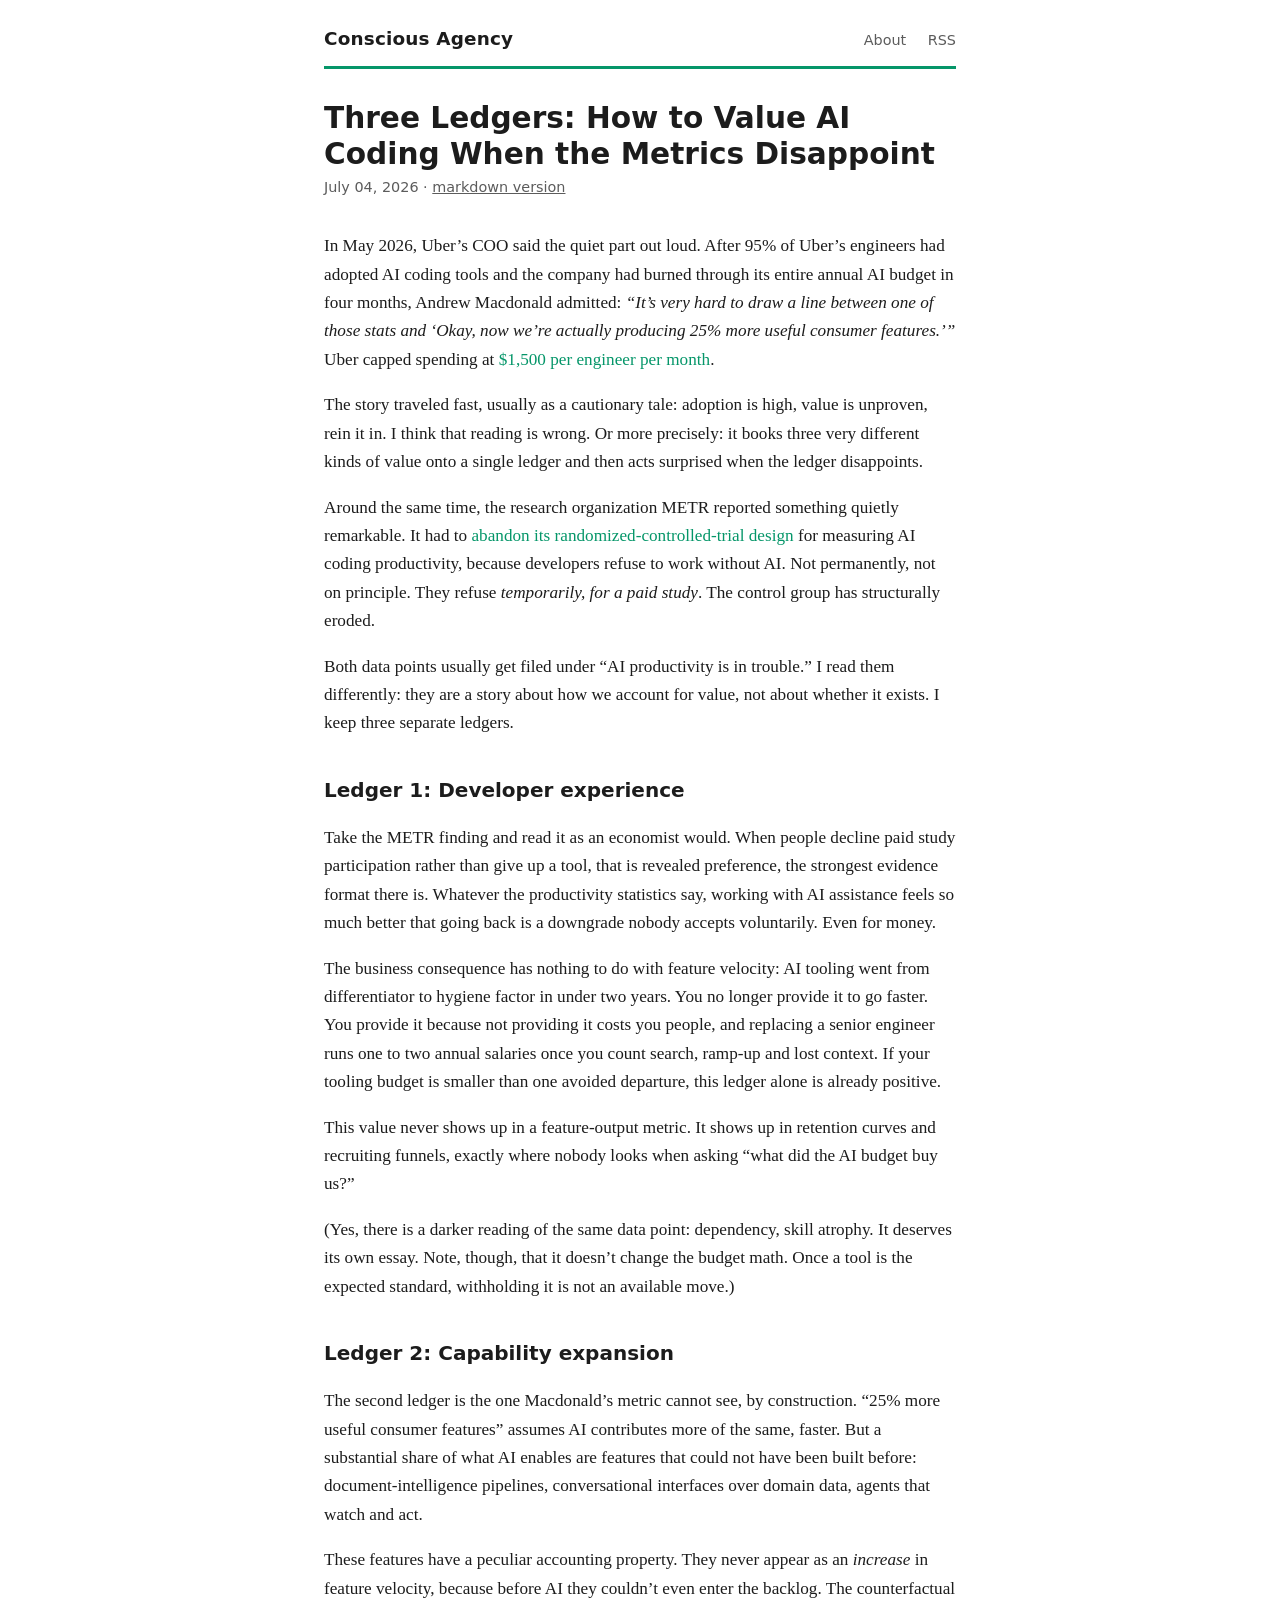
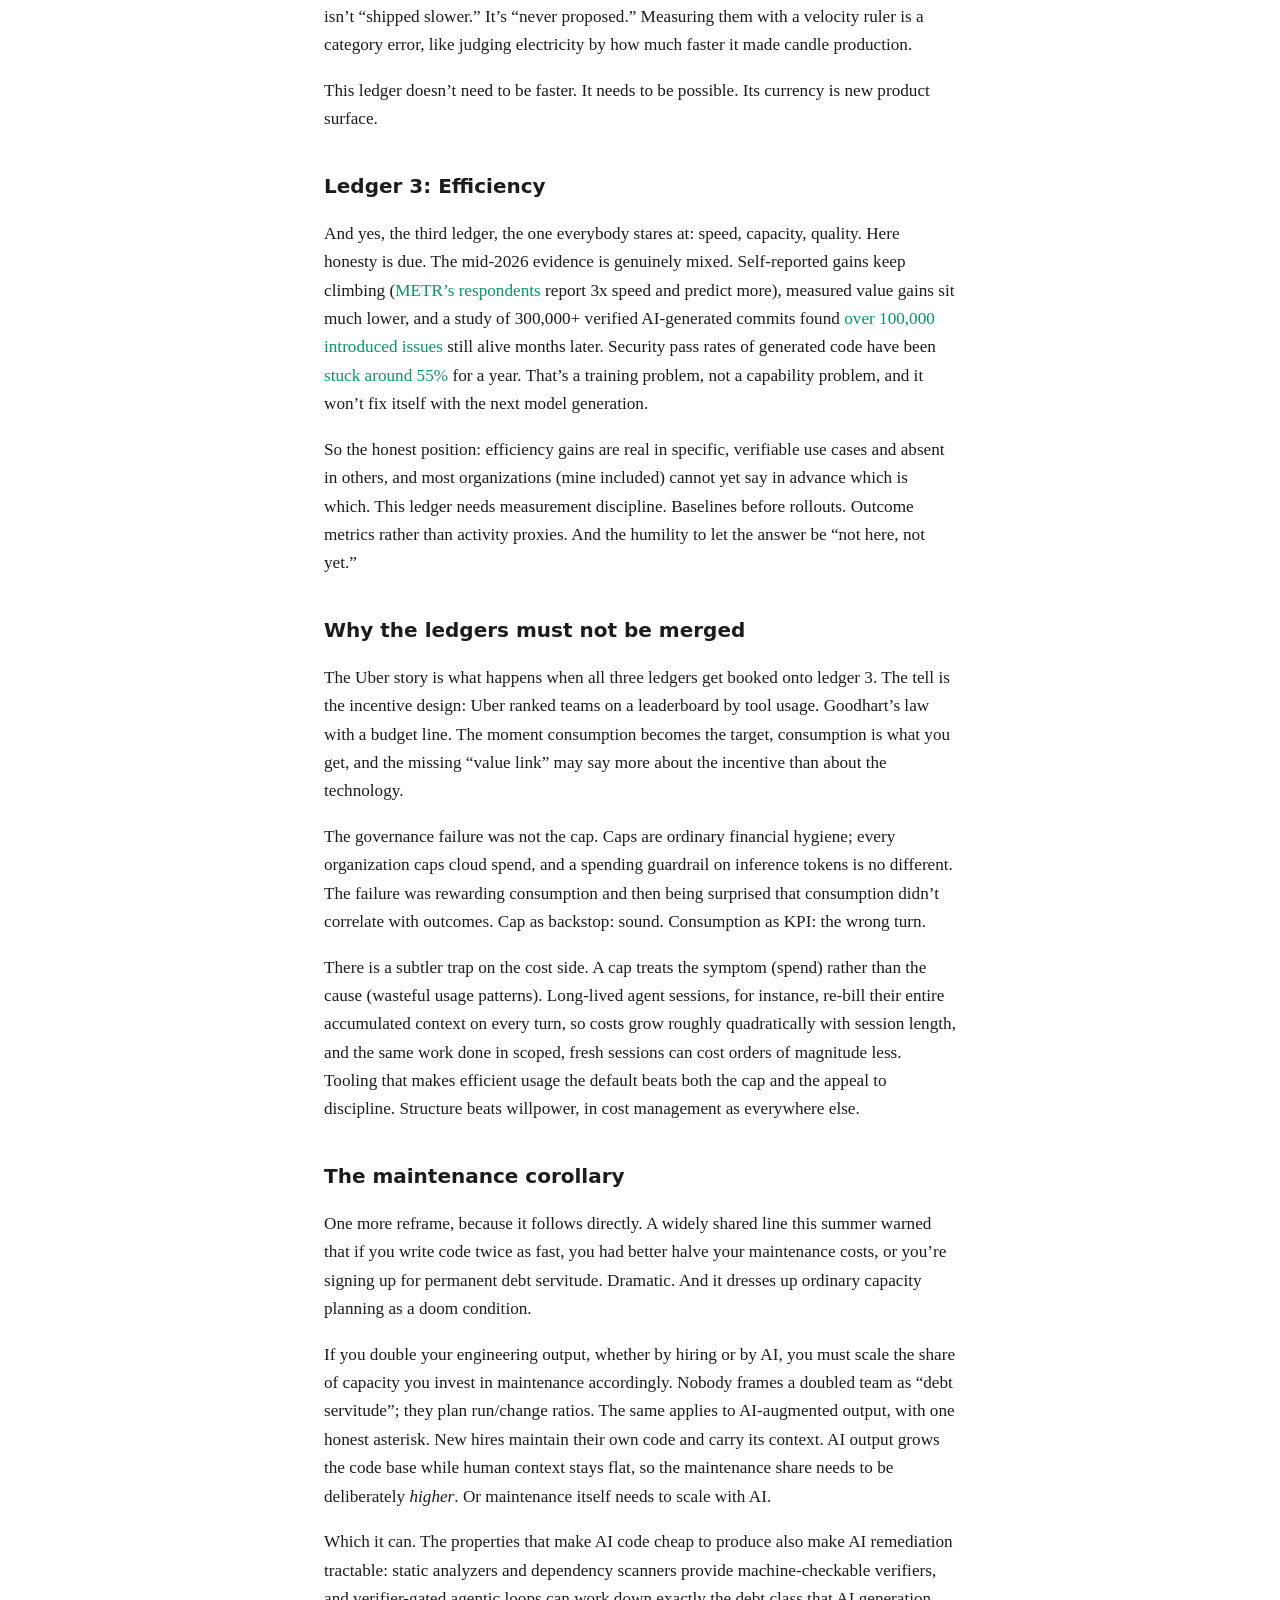
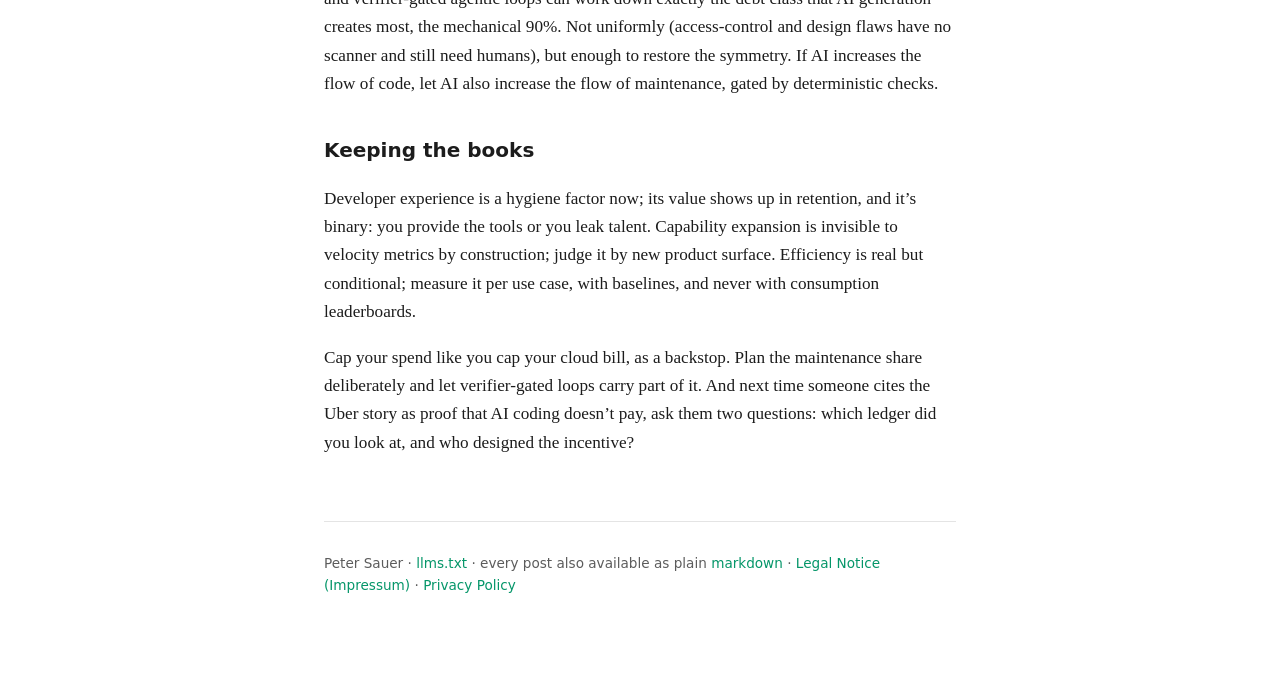
<file: docs/posts/three-ledgers/index.html>
<!DOCTYPE html>
<html lang="en">
<head>
<meta charset="utf-8">
<meta name="viewport" content="width=device-width, initial-scale=1">
<title>Three Ledgers: How to Value AI Coding When the Metrics Disappoint · Conscious Agency</title>
<meta name="description" content="Uber capped its AI budget, METR lost its control group. Both stories say less about AI productivity than about how we account for value.">
<link rel="stylesheet" href="/static/style.css">
<link rel="alternate" type="application/rss+xml" title="Conscious Agency" href="/feed.xml">
<link rel="icon" href="/static/favicon.svg" type="image/svg+xml">

<script type="application/ld+json">
{
  "@context": "https://schema.org",
  "@type": "BlogPosting",
  "headline": "Three Ledgers: How to Value AI Coding When the Metrics Disappoint",
  "datePublished": "2026-07-04",
  "author": {"@type": "Person", "name": "Peter Sauer"},
  "url": "https://consciousagency.io/posts/three-ledgers/"
}
</script>

</head>
<body>
<header class="site-header">
  <a class="site-name" href="/">Conscious Agency</a>
  <nav><a href="/about/">About</a> <a href="/feed.xml">RSS</a></nav>
</header>
<main>

<article>
  <header>
    <h1>Three Ledgers: How to Value AI Coding When the Metrics Disappoint</h1>
    <p class="post-meta">
      <time datetime="2026-07-04">July 04, 2026</time>
      · <a href="/posts/three-ledgers.md">markdown version</a>
    </p>
  </header>
  <p>In May 2026, Uber&rsquo;s COO said the quiet part out loud. After 95% of Uber&rsquo;s engineers had adopted AI coding tools and the company had burned through its entire annual AI budget in four months, Andrew Macdonald admitted: <em>&ldquo;It&rsquo;s very hard to draw a line between one of those stats and &lsquo;Okay, now we&rsquo;re actually producing 25% more useful consumer features.&rsquo;&rdquo;</em> Uber capped spending at <a href="https://techcrunch.com/2026/06/02/uber-caps-employee-ai-spending-after-blowing-through-budget-in-four-months/">$1,500 per engineer per month</a>.</p>
<p>The story traveled fast, usually as a cautionary tale: adoption is high, value is unproven, rein it in. I think that reading is wrong. Or more precisely: it books three very different kinds of value onto a single ledger and then acts surprised when the ledger disappoints.</p>
<p>Around the same time, the research organization METR reported something quietly remarkable. It had to <a href="https://metr.org/blog/2026-02-24-uplift-update/">abandon its randomized-controlled-trial design</a> for measuring AI coding productivity, because developers refuse to work without AI. Not permanently, not on principle. They refuse <em>temporarily, for a paid study</em>. The control group has structurally eroded.</p>
<p>Both data points usually get filed under &ldquo;AI productivity is in trouble.&rdquo; I read them differently: they are a story about how we account for value, not about whether it exists. I keep three separate ledgers.</p>
<h2>Ledger 1: Developer experience</h2>
<p>Take the METR finding and read it as an economist would. When people decline paid study participation rather than give up a tool, that is revealed preference, the strongest evidence format there is. Whatever the productivity statistics say, working with AI assistance feels so much better that going back is a downgrade nobody accepts voluntarily. Even for money.</p>
<p>The business consequence has nothing to do with feature velocity: AI tooling went from differentiator to hygiene factor in under two years. You no longer provide it to go faster. You provide it because not providing it costs you people, and replacing a senior engineer runs one to two annual salaries once you count search, ramp-up and lost context. If your tooling budget is smaller than one avoided departure, this ledger alone is already positive.</p>
<p>This value never shows up in a feature-output metric. It shows up in retention curves and recruiting funnels, exactly where nobody looks when asking &ldquo;what did the AI budget buy us?&rdquo;</p>
<p>(Yes, there is a darker reading of the same data point: dependency, skill atrophy. It deserves its own essay. Note, though, that it doesn&rsquo;t change the budget math. Once a tool is the expected standard, withholding it is not an available move.)</p>
<h2>Ledger 2: Capability expansion</h2>
<p>The second ledger is the one Macdonald&rsquo;s metric cannot see, by construction. &ldquo;25% more useful consumer features&rdquo; assumes AI contributes more of the same, faster. But a substantial share of what AI enables are features that could not have been built before: document-intelligence pipelines, conversational interfaces over domain data, agents that watch and act.</p>
<p>These features have a peculiar accounting property. They never appear as an <em>increase</em> in feature velocity, because before AI they couldn&rsquo;t even enter the backlog. The counterfactual isn&rsquo;t &ldquo;shipped slower.&rdquo; It&rsquo;s &ldquo;never proposed.&rdquo; Measuring them with a velocity ruler is a category error, like judging electricity by how much faster it made candle production.</p>
<p>This ledger doesn&rsquo;t need to be faster. It needs to be possible. Its currency is new product surface.</p>
<h2>Ledger 3: Efficiency</h2>
<p>And yes, the third ledger, the one everybody stares at: speed, capacity, quality. Here honesty is due. The mid-2026 evidence is genuinely mixed. Self-reported gains keep climbing (<a href="https://metr.org/blog/2026-05-11-ai-usage-survey/">METR&rsquo;s respondents</a> report 3x speed and predict more), measured value gains sit much lower, and a study of 300,000+ verified AI-generated commits found <a href="https://arxiv.org/html/2603.28592v2">over 100,000 introduced issues</a> still alive months later. Security pass rates of generated code have been <a href="https://www.veracode.com/blog/spring-2026-genai-code-security/">stuck around 55%</a> for a year. That&rsquo;s a training problem, not a capability problem, and it won&rsquo;t fix itself with the next model generation.</p>
<p>So the honest position: efficiency gains are real in specific, verifiable use cases and absent in others, and most organizations (mine included) cannot yet say in advance which is which. This ledger needs measurement discipline. Baselines before rollouts. Outcome metrics rather than activity proxies. And the humility to let the answer be &ldquo;not here, not yet.&rdquo;</p>
<h2>Why the ledgers must not be merged</h2>
<p>The Uber story is what happens when all three ledgers get booked onto ledger 3. The tell is the incentive design: Uber ranked teams on a leaderboard by tool usage. Goodhart&rsquo;s law with a budget line. The moment consumption becomes the target, consumption is what you get, and the missing &ldquo;value link&rdquo; may say more about the incentive than about the technology.</p>
<p>The governance failure was not the cap. Caps are ordinary financial hygiene; every organization caps cloud spend, and a spending guardrail on inference tokens is no different. The failure was rewarding consumption and then being surprised that consumption didn&rsquo;t correlate with outcomes. Cap as backstop: sound. Consumption as KPI: the wrong turn.</p>
<p>There is a subtler trap on the cost side. A cap treats the symptom (spend) rather than the cause (wasteful usage patterns). Long-lived agent sessions, for instance, re-bill their entire accumulated context on every turn, so costs grow roughly quadratically with session length, and the same work done in scoped, fresh sessions can cost orders of magnitude less. Tooling that makes efficient usage the default beats both the cap and the appeal to discipline. Structure beats willpower, in cost management as everywhere else.</p>
<h2>The maintenance corollary</h2>
<p>One more reframe, because it follows directly. A widely shared line this summer warned that if you write code twice as fast, you had better halve your maintenance costs, or you&rsquo;re signing up for permanent debt servitude. Dramatic. And it dresses up ordinary capacity planning as a doom condition.</p>
<p>If you double your engineering output, whether by hiring or by AI, you must scale the share of capacity you invest in maintenance accordingly. Nobody frames a doubled team as &ldquo;debt servitude&rdquo;; they plan run/change ratios. The same applies to AI-augmented output, with one honest asterisk. New hires maintain their own code and carry its context. AI output grows the code base while human context stays flat, so the maintenance share needs to be deliberately <em>higher</em>. Or maintenance itself needs to scale with AI.</p>
<p>Which it can. The properties that make AI code cheap to produce also make AI remediation tractable: static analyzers and dependency scanners provide machine-checkable verifiers, and verifier-gated agentic loops can work down exactly the debt class that AI generation creates most, the mechanical 90%. Not uniformly (access-control and design flaws have no scanner and still need humans), but enough to restore the symmetry. If AI increases the flow of code, let AI also increase the flow of maintenance, gated by deterministic checks.</p>
<h2>Keeping the books</h2>
<p>Developer experience is a hygiene factor now; its value shows up in retention, and it&rsquo;s binary: you provide the tools or you leak talent. Capability expansion is invisible to velocity metrics by construction; judge it by new product surface. Efficiency is real but conditional; measure it per use case, with baselines, and never with consumption leaderboards.</p>
<p>Cap your spend like you cap your cloud bill, as a backstop. Plan the maintenance share deliberately and let verifier-gated loops carry part of it. And next time someone cites the Uber story as proof that AI coding doesn&rsquo;t pay, ask them two questions: which ledger did you look at, and who designed the incentive?</p>
</article>

</main>
<footer class="site-footer">
  <p>Peter Sauer · <a href="/llms.txt">llms.txt</a> · every post also available as plain <a href="/llms-full.txt">markdown</a> · <a href="/imprint/">Legal Notice (Impressum)</a> · <a href="/privacy/">Privacy Policy</a></p>
</footer>
</body>
</html>
</file>
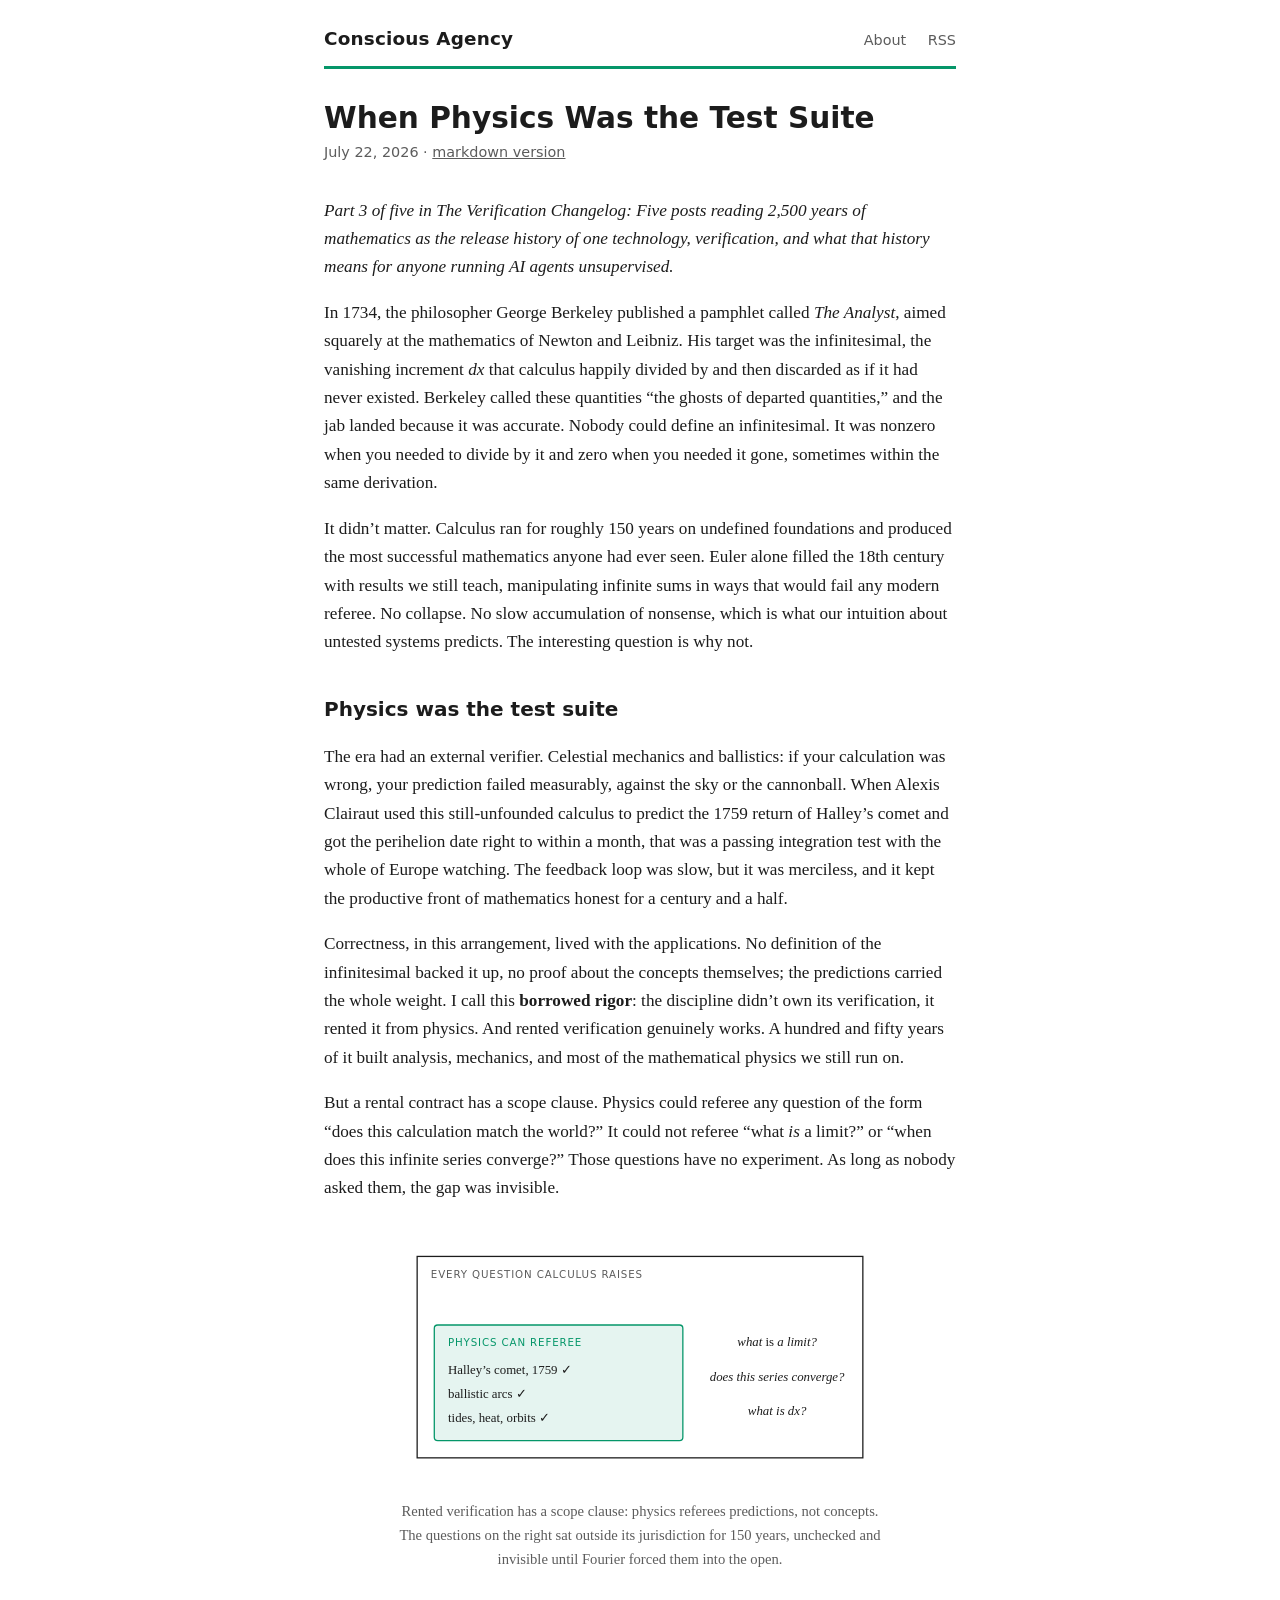
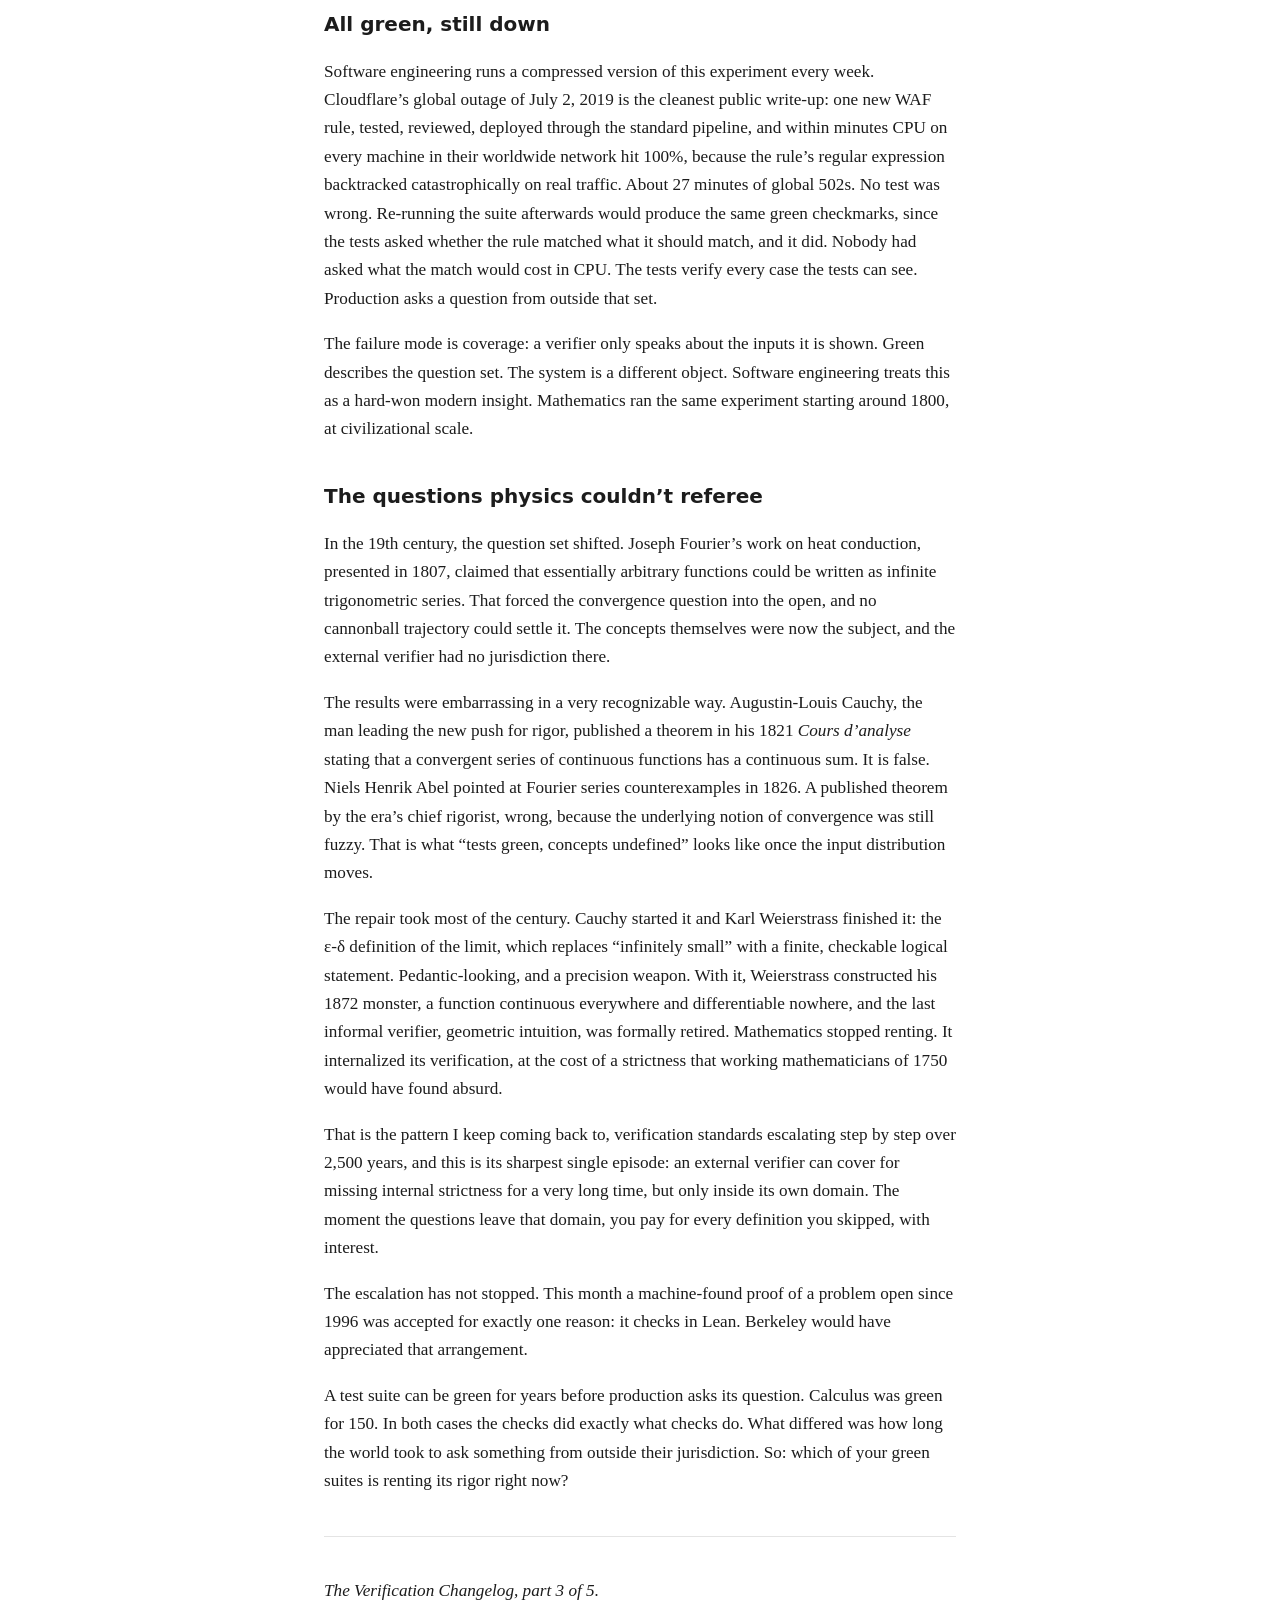
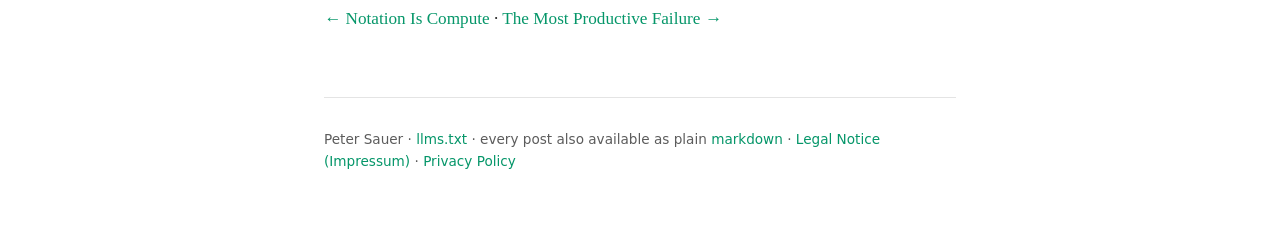
<file: docs/posts/when-physics-was-the-test-suite/index.html>
<!DOCTYPE html>
<html lang="en">
<head>
<meta charset="utf-8">
<meta name="viewport" content="width=device-width, initial-scale=1">
<title>When Physics Was the Test Suite · Conscious Agency</title>
<meta name="description" content="Calculus ran 150 years on undefined foundations and nothing collapsed. The reason is the oldest test-coverage story in engineering.">
<link rel="stylesheet" href="/static/style.css">
<link rel="alternate" type="application/rss+xml" title="Conscious Agency" href="/feed.xml">
<link rel="icon" href="/static/favicon.svg" type="image/svg+xml">

<script type="application/ld+json">
{
  "@context": "https://schema.org",
  "@type": "BlogPosting",
  "headline": "When Physics Was the Test Suite",
  "datePublished": "2026-07-22",
  "author": {"@type": "Person", "name": "Peter Sauer"},
  "url": "https://consciousagency.io/posts/when-physics-was-the-test-suite/"
}
</script>

</head>
<body>
<header class="site-header">
  <a class="site-name" href="/">Conscious Agency</a>
  <nav><a href="/about/">About</a> <a href="/feed.xml">RSS</a></nav>
</header>
<main>

<article>
  <header>
    <h1>When Physics Was the Test Suite</h1>
    <p class="post-meta">
      <time datetime="2026-07-22">July 22, 2026</time>
      · <a href="/posts/when-physics-was-the-test-suite.md">markdown version</a>
    </p>
  </header>
  <p><em>Part 3 of five in </em><em>The Verification Changelog</em><em>: Five posts reading 2,500 years of mathematics as the release history of one technology, verification, and what that history means for anyone running AI agents unsupervised.</em></p>
<p>In 1734, the philosopher George Berkeley published a pamphlet called <em>The Analyst</em>, aimed squarely at the mathematics of Newton and Leibniz. His target was the infinitesimal, the vanishing increment <em>dx</em> that calculus happily divided by and then discarded as if it had never existed. Berkeley called these quantities &ldquo;the ghosts of departed quantities,&rdquo; and the jab landed because it was accurate. Nobody could define an infinitesimal. It was nonzero when you needed to divide by it and zero when you needed it gone, sometimes within the same derivation.</p>
<p>It didn&rsquo;t matter. Calculus ran for roughly 150 years on undefined foundations and produced the most successful mathematics anyone had ever seen. Euler alone filled the 18th century with results we still teach, manipulating infinite sums in ways that would fail any modern referee. No collapse. No slow accumulation of nonsense, which is what our intuition about untested systems predicts. The interesting question is why not.</p>
<h2>Physics was the test suite</h2>
<p>The era had an external verifier. Celestial mechanics and ballistics: if your calculation was wrong, your prediction failed measurably, against the sky or the cannonball. When Alexis Clairaut used this still-unfounded calculus to predict the 1759 return of Halley&rsquo;s comet and got the perihelion date right to within a month, that was a passing integration test with the whole of Europe watching. The feedback loop was slow, but it was merciless, and it kept the productive front of mathematics honest for a century and a half.</p>
<p>Correctness, in this arrangement, lived with the applications. No definition of the infinitesimal backed it up, no proof about the concepts themselves; the predictions carried the whole weight. I call this <strong>borrowed rigor</strong>: the discipline didn&rsquo;t own its verification, it rented it from physics. And rented verification genuinely works. A hundred and fifty years of it built analysis, mechanics, and most of the mathematical physics we still run on.</p>
<p>But a rental contract has a scope clause. Physics could referee any question of the form &ldquo;does this calculation match the world?&rdquo; It could not referee &ldquo;what <em>is</em> a limit?&rdquo; or &ldquo;when does this infinite series converge?&rdquo; Those questions have no experiment. As long as nobody asked them, the gap was invisible.</p>
<figure style="margin: 2rem auto; text-align: center;">
<svg viewBox="0 0 560 290" role="img" aria-label="Map of the questions calculus raises, with the region physics could referee shaded and conceptual questions outside it" style="max-width: 480px; width: 100%; height: auto;">
  <rect x="20" y="25" width="520" height="235" fill="none" stroke="var(--fg, #e6e4df)" stroke-width="1.5"/>
  <text x="36" y="50" style="font-family: var(--sans, sans-serif); font-size: 12px; letter-spacing: 1px;" fill="var(--fg-soft, #999)">EVERY QUESTION CALCULUS RAISES</text>
  <rect x="40" y="105" width="290" height="135" rx="4" fill="var(--accent, #059669)" opacity="0.1"/>
  <rect x="40" y="105" width="290" height="135" rx="4" fill="none" stroke="var(--accent, #059669)" stroke-width="1.5"/>
  <text x="56" y="130" style="font-family: var(--sans, sans-serif); font-size: 12px; letter-spacing: 1px;" fill="var(--accent, #059669)">PHYSICS CAN REFEREE</text>
  <text x="56" y="162" style="font-family: var(--serif, serif); font-size: 15px;" fill="var(--fg, #e6e4df)">Halley&#8217;s comet, 1759 &#10003;</text>
  <text x="56" y="190" style="font-family: var(--serif, serif); font-size: 15px;" fill="var(--fg, #e6e4df)">ballistic arcs &#10003;</text>
  <text x="56" y="218" style="font-family: var(--serif, serif); font-size: 15px;" fill="var(--fg, #e6e4df)">tides, heat, orbits &#10003;</text>
  <text x="440" y="130" text-anchor="middle" style="font-family: var(--serif, serif); font-size: 15px; font-style: italic;" fill="var(--fg, #e6e4df)">what <tspan style="font-style: normal;">is</tspan> a limit?</text>
  <text x="440" y="170" text-anchor="middle" style="font-family: var(--serif, serif); font-size: 15px; font-style: italic;" fill="var(--fg, #e6e4df)">does this series converge?</text>
  <text x="440" y="210" text-anchor="middle" style="font-family: var(--serif, serif); font-size: 15px; font-style: italic;" fill="var(--fg, #e6e4df)">what is dx?</text>
</svg>
<figcaption style="font-size: 0.85em; color: var(--fg-soft, #999); max-width: 34em; margin: 0.4rem auto 0;">Rented verification has a scope clause: physics referees predictions, not concepts. The questions on the right sat outside its jurisdiction for 150 years, unchecked and invisible until Fourier forced them into the open.</figcaption>
</figure>

<h2>All green, still down</h2>
<p>Software engineering runs a compressed version of this experiment every week. Cloudflare&rsquo;s global outage of July 2, 2019 is the cleanest public write-up: one new WAF rule, tested, reviewed, deployed through the standard pipeline, and within minutes CPU on every machine in their worldwide network hit 100%, because the rule&rsquo;s regular expression backtracked catastrophically on real traffic. About 27 minutes of global 502s. No test was wrong. Re-running the suite afterwards would produce the same green checkmarks, since the tests asked whether the rule matched what it should match, and it did. Nobody had asked what the match would cost in CPU. The tests verify every case the tests can see. Production asks a question from outside that set.</p>
<p>The failure mode is coverage: a verifier only speaks about the inputs it is shown. Green describes the question set. The system is a different object. Software engineering treats this as a hard-won modern insight. Mathematics ran the same experiment starting around 1800, at civilizational scale.</p>
<h2>The questions physics couldn&rsquo;t referee</h2>
<p>In the 19th century, the question set shifted. Joseph Fourier&rsquo;s work on heat conduction, presented in 1807, claimed that essentially arbitrary functions could be written as infinite trigonometric series. That forced the convergence question into the open, and no cannonball trajectory could settle it. The concepts themselves were now the subject, and the external verifier had no jurisdiction there.</p>
<p>The results were embarrassing in a very recognizable way. Augustin-Louis Cauchy, the man leading the new push for rigor, published a theorem in his 1821 <em>Cours d&rsquo;analyse</em> stating that a convergent series of continuous functions has a continuous sum. It is false. Niels Henrik Abel pointed at Fourier series counterexamples in 1826. A published theorem by the era&rsquo;s chief rigorist, wrong, because the underlying notion of convergence was still fuzzy. That is what &ldquo;tests green, concepts undefined&rdquo; looks like once the input distribution moves.</p>
<p>The repair took most of the century. Cauchy started it and Karl Weierstrass finished it: the ε-δ definition of the limit, which replaces &ldquo;infinitely small&rdquo; with a finite, checkable logical statement. Pedantic-looking, and a precision weapon. With it, Weierstrass constructed his 1872 monster, a function continuous everywhere and differentiable nowhere, and the last informal verifier, geometric intuition, was formally retired. Mathematics stopped renting. It internalized its verification, at the cost of a strictness that working mathematicians of 1750 would have found absurd.</p>
<p>That is the pattern I keep coming back to, verification standards escalating step by step over 2,500 years, and this is its sharpest single episode: an external verifier can cover for missing internal strictness for a very long time, but only inside its own domain. The moment the questions leave that domain, you pay for every definition you skipped, with interest.</p>
<p>The escalation has not stopped. This month a machine-found proof of a problem open since 1996 was accepted for exactly one reason: it checks in Lean. Berkeley would have appreciated that arrangement.</p>
<p>A test suite can be green for years before production asks its question. Calculus was green for 150. In both cases the checks did exactly what checks do. What differed was how long the world took to ask something from outside their jurisdiction. So: which of your green suites is renting its rigor right now?</p>
<hr />
<p><em>The Verification Changelog, part 3 of 5.</em><br />
<a href="/posts/notation-is-compute/">← Notation Is Compute</a> · <a href="/posts/the-most-productive-failure/">The Most Productive Failure →</a></p>
</article>

</main>
<footer class="site-footer">
  <p>Peter Sauer · <a href="/llms.txt">llms.txt</a> · every post also available as plain <a href="/llms-full.txt">markdown</a> · <a href="/imprint/">Legal Notice (Impressum)</a> · <a href="/privacy/">Privacy Policy</a></p>
</footer>
</body>
</html>
</file>
<file: static/style.css>
/* Conscious Agency — handcrafted, no framework.
   Brand: emerald #059669 · headings heavy sans (Raleway-feel via system stack,
   subsetted WOFF2 can be added later) · body serif (PT-Serif-feel). */

:root {
  --accent: #059669;
  --bg: #ffffff;
  --fg: #1c1c1c;
  --fg-soft: #5c5c5c;
  --rule: #e4e4e4;
  --code-bg: #f4f4f2;
  --sans: "Raleway", -apple-system, "Segoe UI", system-ui, sans-serif;
  --serif: "PT Serif", Georgia, "Times New Roman", serif;
}

@media (prefers-color-scheme: dark) {
  :root {
    --bg: #121413;
    --fg: #e6e4df;
    --fg-soft: #a3a19b;
    --rule: #2c2e2d;
    --code-bg: #1d201f;
  }
}

* { box-sizing: border-box; }

body {
  margin: 0 auto;
  padding: 1.5rem 1.25rem 4rem;
  max-width: 42rem;
  background: var(--bg);
  color: var(--fg);
  font-family: var(--serif);
  font-size: 1.075rem;
  line-height: 1.65;
}

h1, h2, h3, .site-name, nav, .post-meta, .tagline, time {
  font-family: var(--sans);
}

h1 { font-size: 1.85rem; font-weight: 800; line-height: 1.2; margin: 0.5rem 0 0.25rem; }
h2 { font-size: 1.25rem; font-weight: 800; margin-top: 2.25rem; }
h3 { font-size: 1.05rem; font-weight: 700; }

a { color: var(--accent); text-decoration: none; }
a:hover { text-decoration: underline; }

.site-header {
  display: flex;
  justify-content: space-between;
  align-items: baseline;
  border-bottom: 3px solid var(--accent);
  padding-bottom: 0.75rem;
  margin-bottom: 2rem;
}
.site-name { font-weight: 800; font-size: 1.15rem; color: var(--fg); letter-spacing: 0.01em; }
.site-header nav a { margin-left: 1rem; color: var(--fg-soft); font-size: 0.9rem; }

.tagline { color: var(--fg-soft); margin-top: 0; }

.post-list { list-style: none; padding: 0; }
.post-list li { margin-bottom: 1.75rem; }
.post-list time { display: block; color: var(--fg-soft); font-size: 0.85rem; }
.post-list a { font-family: var(--sans); font-weight: 700; font-size: 1.15rem; }
.post-list p { margin: 0.25rem 0 0; color: var(--fg-soft); font-size: 0.95rem; }
.post-list .md-link, .md-link { font-size: 0.8rem; font-weight: 400; color: var(--fg-soft); }

.post-meta { color: var(--fg-soft); font-size: 0.9rem; margin-bottom: 2rem; }
.post-meta a { color: var(--fg-soft); text-decoration: underline; }

article h1 + .post-meta { margin-top: 0.25rem; }

blockquote {
  margin: 1.5rem 0;
  padding: 0.25rem 1.25rem;
  border-left: 3px solid var(--accent);
  color: var(--fg-soft);
  font-style: italic;
}

code {
  font-family: ui-monospace, "SF Mono", Menlo, monospace;
  font-size: 0.9em;
  background: var(--code-bg);
  padding: 0.1em 0.35em;
  border-radius: 4px;
}
pre { background: var(--code-bg); padding: 1rem; border-radius: 8px; overflow-x: auto; }
pre code { background: none; padding: 0; }

img { max-width: 100%; height: auto; }

table { border-collapse: collapse; width: 100%; font-size: 0.95rem; }
th, td { border: 1px solid var(--rule); padding: 0.4rem 0.6rem; text-align: left; }
th { font-family: var(--sans); }

hr { border: none; border-top: 1px solid var(--rule); margin: 2.5rem 0; }

.site-footer {
  margin-top: 4rem;
  padding-top: 1rem;
  border-top: 1px solid var(--rule);
  color: var(--fg-soft);
  font-size: 0.85rem;
  font-family: var(--sans);
}
</file>
